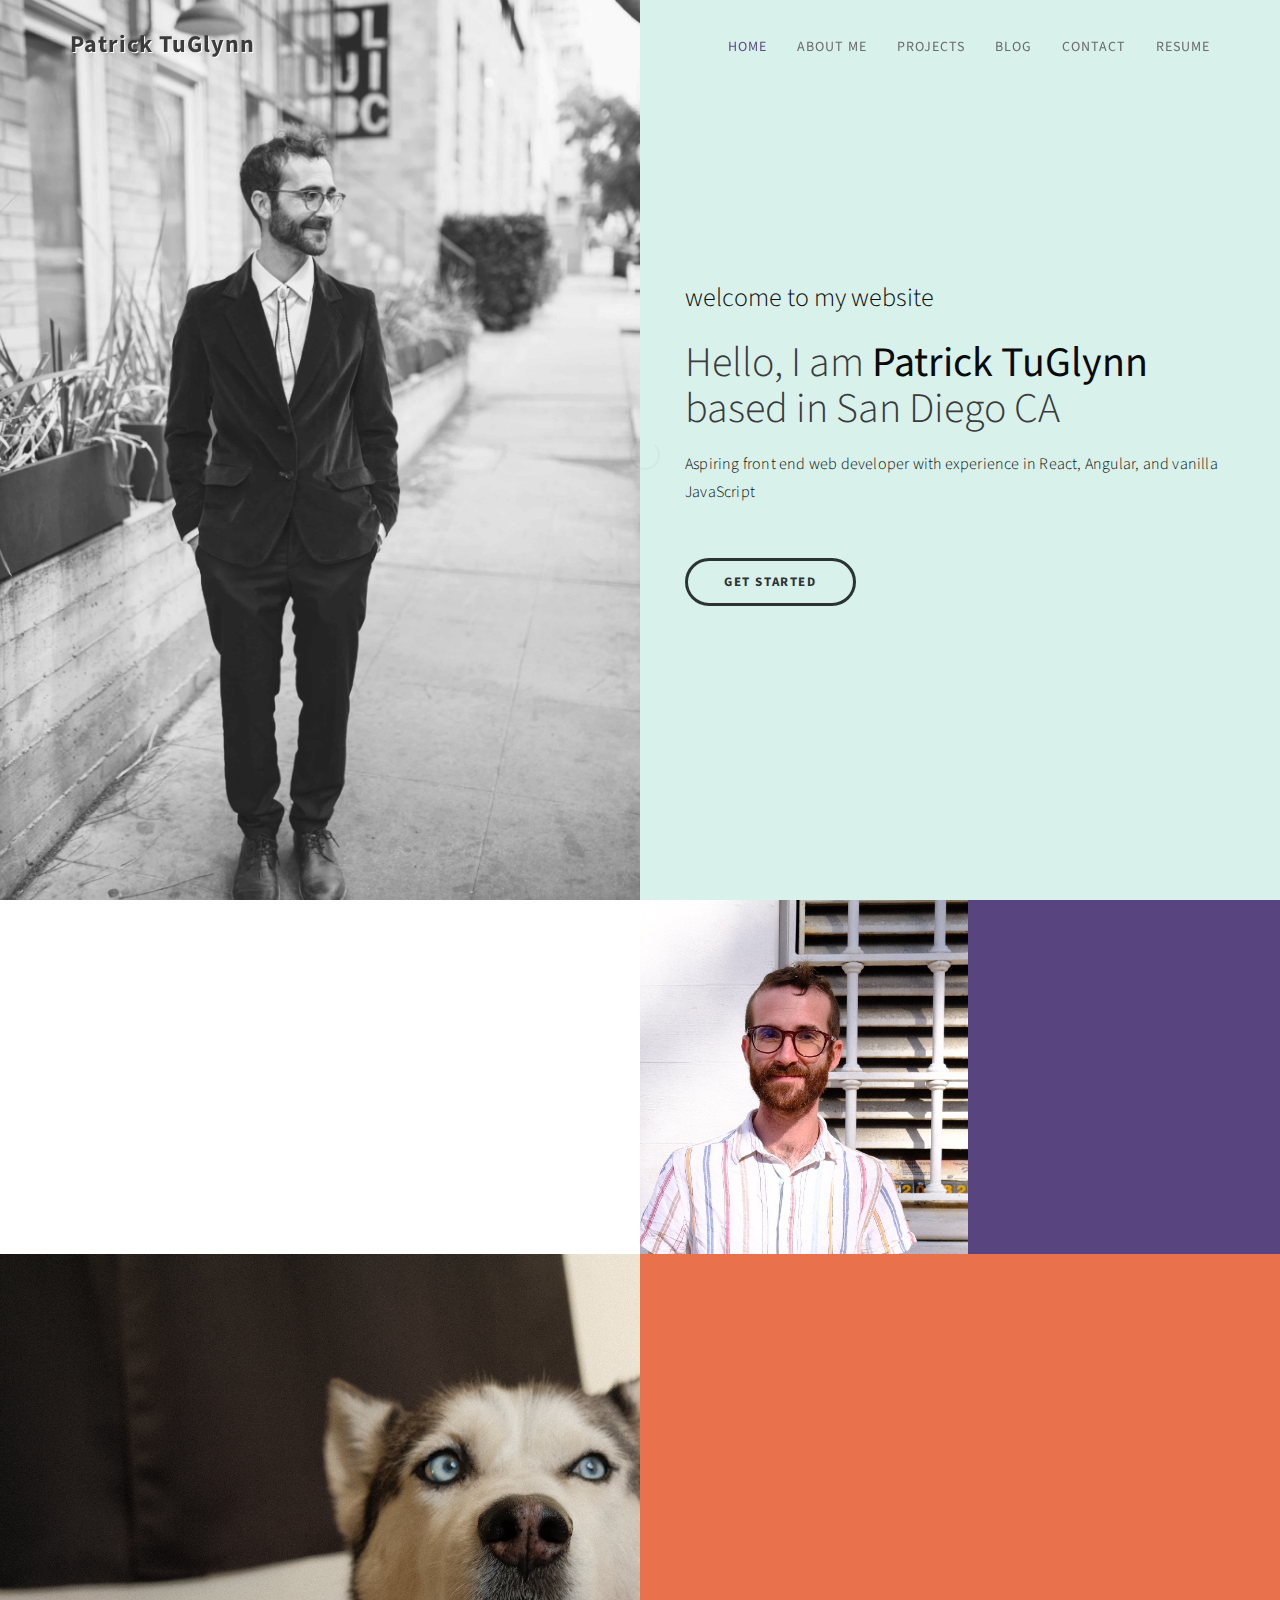
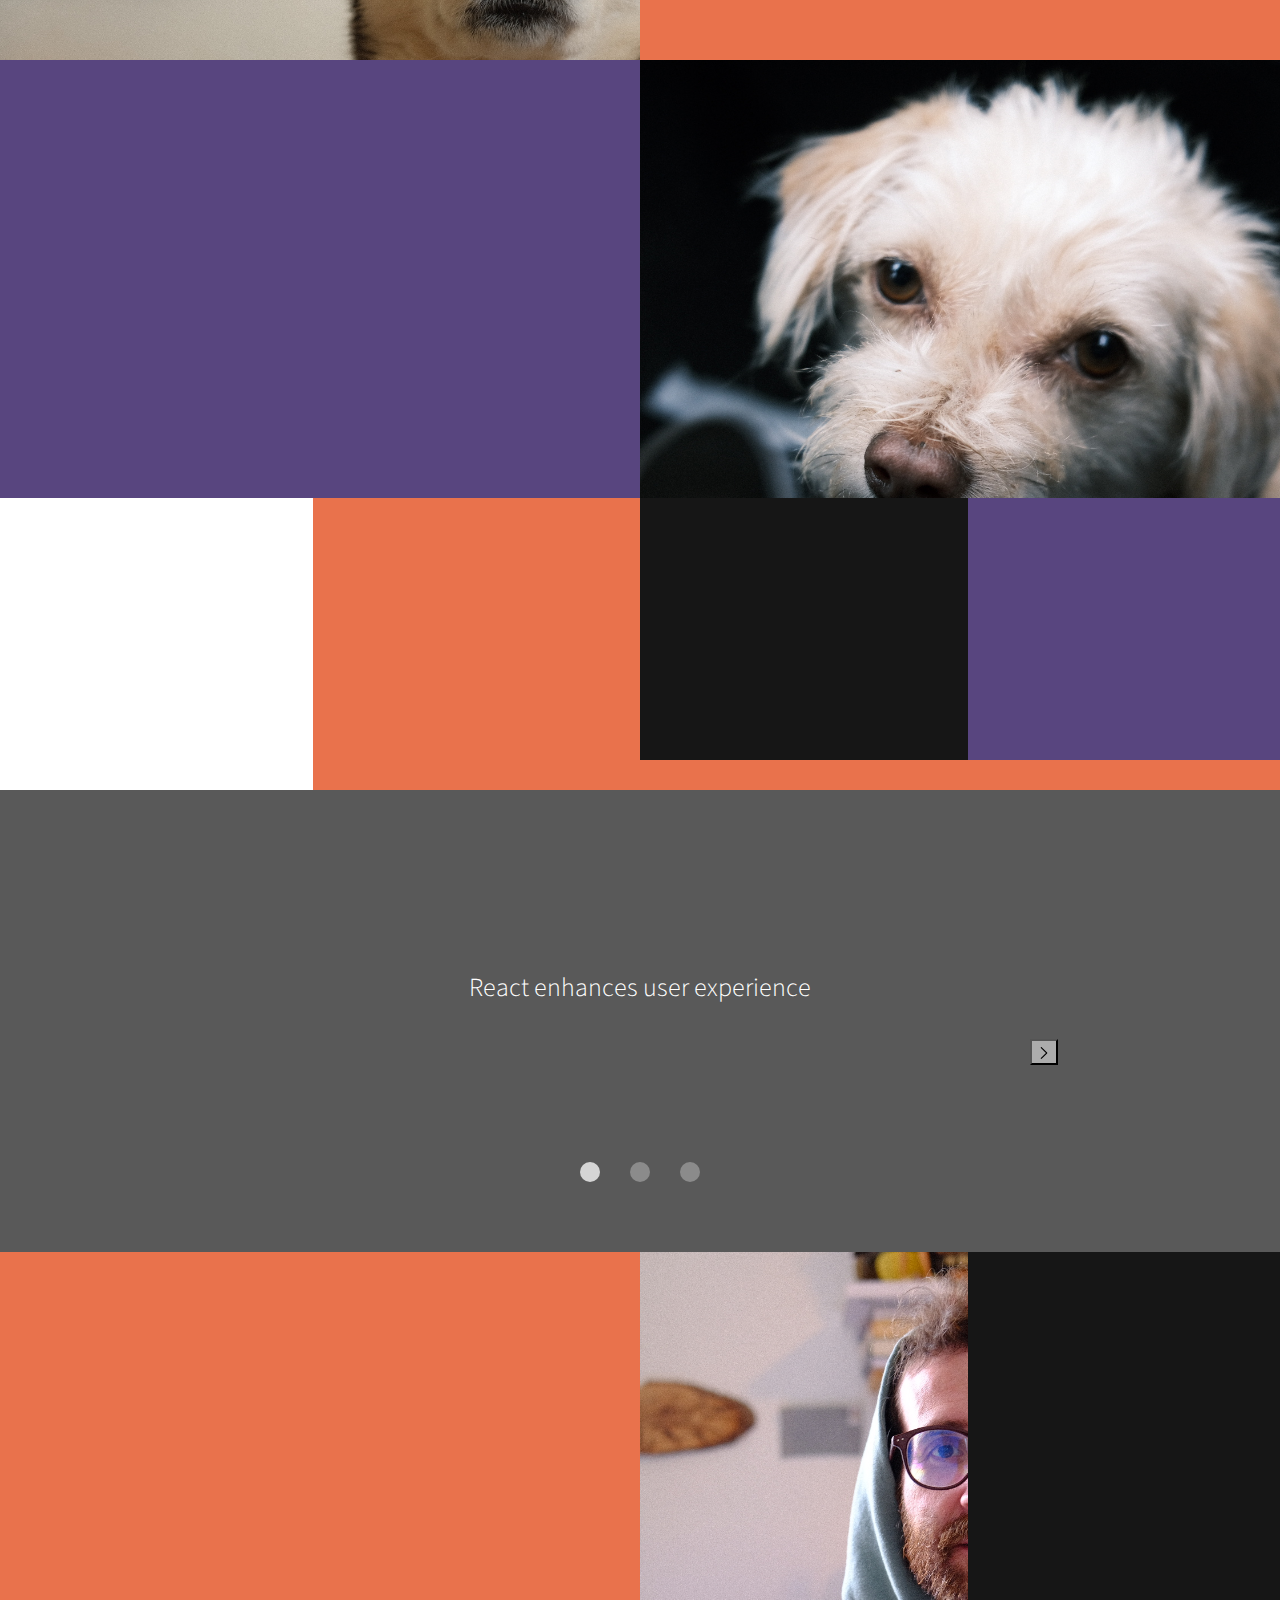
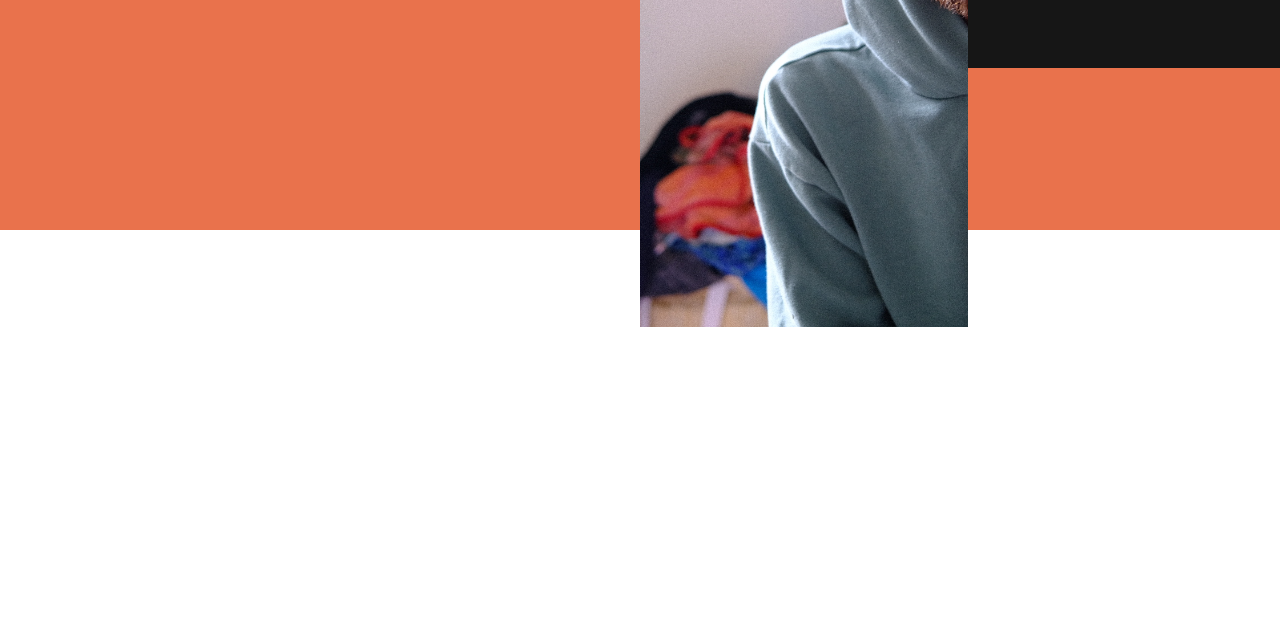
<file: index.html>
<!DOCTYPE html>
<html lang="en">
<head>

<meta charset="UTF-8">
<meta http-equiv="X-UA-Compatible" content="IE=Edge">
<meta name="description" content="Patrick TuGlynn is a frontend web developer that loves to work with React">
<meta name="keywords" content="React, frontend, front end, JavaScript, HTML5, CSS3">
<meta name="author" content="templatemo">
<meta name="viewport" content="width=device-width, initial-scale=1, maximum-scale=1">

<title>Patrick TuGlynn | Front End Developer</title>
<!--
Stimulus Template
http://www.templatemo.com/tm-498-stimulus
-->
<link rel="stylesheet" href="css/bootstrap.min.css">
<link rel="stylesheet" href="css/animate.css">
<link rel="stylesheet" href="css/font-awesome.min.css">
<link rel="stylesheet" href="css/templatemo-style.css">
<link rel="stylesheet" href="css/custom.css">
<link rel="icon" type="image/x-icon" href="images/favicon.ico">

<link href="https://fonts.googleapis.com/css?family=Source+Sans+Pro:300,400,700" rel="stylesheet">
<!-- Google tag (gtag.js) -->
<script async src="https://www.googletagmanager.com/gtag/js?id=G-KNGWYM1D85"></script>
<script>
  window.dataLayer = window.dataLayer || [];
  function gtag(){dataLayer.push(arguments);}
  gtag('js', new Date());

  gtag('config', 'G-KNGWYM1D85');
</script>
</head>
<body data-spy="scroll" data-target=".navbar-collapse" data-offset="50">

<!-- PRE LOADER -->

<div class="preloader">
     <div class="spinner">
          <span class="spinner-rotate"></span>
     </div>
</div>


<!-- Navigation Section -->

<div class="navbar navbar-fixed-top custom-navbar" role="navigation">
     <div class="container">

          <!-- navbar header -->
          <div class="navbar-header">
               <button class="navbar-toggle" data-toggle="collapse" data-target=".navbar-collapse">
                    <span class="icon icon-bar"></span>
                    <span class="icon icon-bar"></span>
                    <span class="icon icon-bar"></span>
               </button>
               <a href="#" class="navbar-brand">Patrick TuGlynn</a>
          </div>

          <div class="collapse navbar-collapse">
               <ul class="nav navbar-nav navbar-right">
                    <li><a href="#home" class="smoothScroll">Home</a></li>
                    <li><a href="#about" class="smoothScroll">About Me</a></li>
                    <li><a href="#projects" class="smoothScroll">Projects</a></li>
                    <li><a href="#blog" class="smoothScroll">Blog</a></li>
                    <li><a href="#contact" class="smoothScroll">Contact</a></li>
                    <li><a href="download.php">Resume</a></li>
                    <!-- <li><a href="./blog.html">Blog</a></li> -->
               </ul>
          </div>

     </div>
</div>


<!-- Home Section -->

<section id="home" class="parallax-section">
     <div class="container">
          <div class="row">

               <div class="col-md-6 col-sm-6">
                    <div class="home-img"></div>
               </div>

               <div class="col-md-6 col-sm-6">
                    <div class="home-thumb">
                         <div class="section-title">
                              <h4 class="wow fadeInUp color-black" data-wow-delay="0.1s">welcome to my website</h4>
                              <h1 class="wow fadeInUp" data-wow-delay="0.4s">Hello, I am <strong class="color-black">Patrick TuGlynn</strong> based in San Diego CA</h1>
                              <p class="wow fadeInUp color-black" data-wow-delay="0.7s">Aspiring front end web developer with experience in React, Angular, and vanilla JavaScript </p>
                              
                              <a href="#about" class="wow fadeInUp smoothScroll section-btn btn btn-success" data-wow-delay="1s">Get Started</a>
                              
                         </div>
                    </div>
               </div>


          </div>
     </div>
</section>


<!-- About Section -->

<section id="about" class="parallax-section">
     <div class="container">
          <div class="row">

               <div class="col-md-6 col-sm-12">
                    <div class="about-thumb">
                         <div class="wow fadeInUp section-title" data-wow-delay="0.2s">
                              <h2>About Pat</h2>
                              <p class="color-yellow">Musician, Developer, Husband, Husky tamer</p>
                         </div>
                         <div class="wow fadeInUp" data-wow-delay="0.6s">
                              <p class="color-black">
                                   I build upon where I came from and strive to grown and learn more. Continually pushing and searching for what to learn next, you can never know too much. I look for patterns and break them down. My love for music helps me process and reduce things. I like to keep things exciting and new to bring variety and to never miss out on what could be the next big thing.
                              </p>
                         </div>
                    </div>
               </div>

               <div class="col-md-3 col-sm-6">
                    <div class="background-image about-img"></div>
               </div>

               <div class="bg-yellow col-md-3 col-sm-6">
                    <div class="skill-thumb">
                         <div class="wow fadeInUp section-title color-white" data-wow-delay="1s">
                              <h2>My Focus</h2>
                              <p class="color-white">React . HTML5 CSS3 ES6 . Web Development</p>
                         </div>

                         <div class=" wow fadeInUp skills-thumb" data-wow-delay="1.3s">
                         <strong>React</strong>
                              <span class="color-white pull-right">60%</span>
                                   <div class="progress">
                                        <div class="progress-bar progress-bar-primary" role="progressbar" aria-valuenow="60" aria-valuemin="0" aria-valuemax="100" style="width: 60%;"></div>
                                   </div>

                         <strong>Front end development</strong>
                              <span class="color-white pull-right">70%</span>
                                   <div class="progress">
                                        <div class="progress-bar progress-bar-primary" role="progressbar" aria-valuenow="70" aria-valuemin="0" aria-valuemax="100" style="width: 70%;"></div>
                                   </div>

                         <strong>HTML5 & CSS3 ES6</strong>
                              <span class="color-white pull-right">80%</span>
                                   <div class="progress">
                                        <div class="progress-bar progress-bar-primary" role="progressbar" aria-valuenow="80" aria-valuemin="0" aria-valuemax="100" style="width: 80%;"></div>
                                   </div>
                         </div>

                    </div>
               </div>

          </div>
     </div>
</section>



<!-- Experience Section -->

<section id="experience" class="parallax-section">
     <div class="container">
          <div class="row">

               <div class="col-md-6 col-sm-6">
                    <div class="background-image experience-img"></div>
               </div>

               <div class="col-md-6 col-sm-6">
                    <div class="color-white experience-thumb">
                         <div class="wow fadeInUp section-title" data-wow-delay="0.6s">
                              <h3>My Experiences</h3>
                              <p>Previous companies and my tasks</p>
                         </div>

                         <div class="wow fadeInUp color-white media" data-wow-delay=".8s">
                              <div class="media-object media-left">
                                   <i class="fa fa-laptop"></i>
                              </div>
                              <div class="media-body">
                                   <h4 class="media-heading">Music Pillars | Administrative Assistant <small>22 Sep - 23 May</small></h4>
                                   <p class="color-white">Data entry, website maintenance, IT</p>
                              </div>
                         </div>

                         <div class="wow fadeInUp color-white media" data-wow-delay="1.3s">
                              <div class="media-object media-left">
                                   <i class="fa fa-laptop"></i>
                              </div>
                              <div class="media-body">
                                   <h4 class="media-heading">Raise the Barr | Web Developer <small>22 Nov - 23 Jun</small></h4>
                                   <p class="color-white">Redesigning and maintaining website</p>
                              </div>
                         </div>

                    </div>
               </div>

          </div>
     </div>
</section>


<!-- Education Section -->

<section id="education" class="parallax-section">
     <div class="container">
          <div class="row">

               <div class="col-md-6 col-sm-6">
                    <div class="color-white education-thumb">
                         <div class="wow fadeInUp section-title" data-wow-delay="0.6s">
                              <h3>My Education</h3>
                              <p class="color-white">continually learning</p>
                         </div>

                         <div class="wow fadeInUp color-white media" data-wow-delay="1s">
                              <div class="media-object media-left">
                                   <i class="fa fa-laptop"></i>
                              </div>
                              <div class="media-body">
                                   <h4 class="media-heading">UCSD Extension Fullstack Bootcamp<small><br>Mar 22 - Sep 22</small></h4>
                                   <p class="color-white">Fullstack crash course covering the basics all the way to MERN stack</p>
                              </div>
                         </div>

                         <div class="wow fadeInUp color-white media" data-wow-delay="1.3s">
                              <div class="media-object media-left">
                                   <i class="fa fa-laptop"></i>
                              </div>
                              <div class="media-body">
                                   <h4 class="media-heading">Mesa College Web Development Program<small><br>Summer 23 - Present</small></h4>
                                   <p class="color-white">Working on earning an Associates degree in Web Development</p>
                              </div>
                         </div>

                    </div>
               </div>

               <div class="col-md-6 col-sm-6">
                    <div class="background-image education-img"></div>
               </div>

          </div>
     </div>
</section>

<!-- Projects Section -->

<section id="projects" class="parallax-section">
     <div class="container">
          <h3 class="sr-only">Projects</h3>
          <div class="row">

               <div class="bg-white col-md-3 col-sm-6">
                    <div class="wow fadeInUp service-thumb" data-wow-delay="0.6s">
                         <!-- <i class="fa fa-desktop"></i> -->
                              <h4><a class="dark-link" href="/projects/weather-thought.html">Weather Thought Blog</a></h4>
                              <p class="color-black">
                                   A React powered blog with a widget<br>
                                   <small>technologies</small><br>
                                   React | Firebase
                              </p>
                    </div>
               </div>

               <div class="col-md-3 col-sm-6">
                    <div class="wow fadeInUp color-white service-thumb" data-wow-delay="1s">
                         <!-- <i class="fa fa-paper-plane"></i> -->
                              <h4><a href="./projects/star-search.html" class="dark-link">Star Search</a></h4>
                              <p class="color-white">
                                   Angular run Star Wars search engine
                                   <br><small>Technologies</small><br>
                                   TypeScript | Angular | SWAPI
                              </p>
                    </div>
               </div>

               <div class="bg-dark col-md-3 col-sm-6">
                    <div class="wow fadeInUp color-white service-thumb" data-wow-delay="1.3s">
                         <!-- <i class="fa fa-table"></i> -->
                              <h4><a href="./projects/local-stoarge.html">Local Storage To-Do List</a></h4>
                              <p class="color-white">
                                   To-do list with persistent data
                                   <br><small>Technologies</small><br>
                                   JavaScript | Local Storage
                              </p>
                    </div>
               </div>

               <div class="bg-yellow col-md-3 col-sm-6">
                    <div class="wow fadeInUp color-white service-thumb" data-wow-delay="1.5s">
                         <!-- <i class="fa fa-html5"></i> -->
                              <h4><a href="./projects/burauza.html">Burauza No Akachan</a></h4>
                              <p class="color-white">
                                   Virtual Pet Game
                                   <br><small>Technologies</small><br>
                                   NES.css | Kanye.rest | Moment.js
                              </p>
                    </div>
               </div>

          </div>
     </div>
</section>

<!-- Blog Section -->

<section id="blog" class="parallax-section">
     <div class="overlay"></div>
     <div class="container">
          <div class="row">

               <div class="col-md-offset-1 col-md-10 col-sm-12">
                    <h2 class="wow fadeInUp" data-wow-delay="0.2s">Thoughts outside of my head</h2>
                    <div class="carousel">
                         <button class="carousel__button carousel__button--left is-hidden">
                             <img src="images/left-arrow-backup-2-svgrepo-com.svg" alt="Left arrow">
                             <span class="sr-only">Previous Slide</span>
                         </button>
                         <div class="carousel__track-container">
                             <ul class="carousel__track">
                                 <li class="carousel__slide current-slide">
                                     <h3 class=" carousel__item">
                                        React enhances user experience
                                        <p class="wow fadeInUp color-white">Reacts virtual DOM brings so much to the table when it comes to user experience. Pages that are constantly loading create small shifts and slight gaps in visuals that can be an eyesore for users in this day and age. Utilizing modules by creating components, keeps code easy to maintain, and possibilities endless.</p>
                                   </h3>


                                 </li>
                                 <li class="carousel__slide">
                                     <h3 class="carousel__item">
                                        Why PHP?
                                        <p class="color-white">Why is PHP so important? Because of accessability and support. PHP is free for everyone to use, and it has been around for so long, it is supported virtually everywhere.</p>
                                   </h3>
                                 </li>
                                 <li class="carousel__slide">
                                     <h3 class="carousel__item">
                                        Sound moves me
                                        <p class="color-white">Music sets the tone for life. Music is organized sound, or sound that can be recognized. Anything can be music, the more we listen to abstract things, the more our brain begins to recognized the irregular patterns and starts making sense of them. The more music you listen to, the more sounds you can process. It also matters how you listen. Two people can hear the same song and actually hear it differently.</p>
                                   </h3>
                                 </li>
                             </ul>
                         </div>
                         <button class="carousel__button carousel__button--right">
                             <img src="images/right-arrow.svg" alt="Right Arrow">
                             <span class="sr-only">Next Slide</span>
                         </button>
                    
                         <div class="carousel__nav">
                             <button class="carousel__indicator current-slide"><span class="sr-only">Slide 1</span></button>
                             <button class="carousel__indicator"><span class="sr-only">Slide 2</span></button>
                             <button class="carousel__indicator"><span class="sr-only">Slide 3</span></button>
                         </div>
                     </div>

               </div>

          </div>
     </div>
</section>


<!-- Contact Section -->

<section id="contact" class="parallax-section">
     <div class="container">
          <div class="row">

               <div class="col-md-6 col-sm-12">
                    <div class="contact-form">
                         <div class="wow fadeInUp section-title" data-wow-delay="0.2s">
                              <h4 class="color-white">Say hello..</h4>
                              <p class="color-white">Reach out if you want to talk about development, music, or huskies!</p>
                         </div>

                         <div id="contact-form">
                              <form action="send-email.php" method="post">
                                   <div class="wow fadeInUp" data-wow-delay=".5s">
                                        <label for="fullname"><span class="sr-only">Name</span><input name="fullname" type="text" class="form-control" id="fullname" placeholder="Your Name"></label>
                                   </div>
                                   <div class="wow fadeInUp" data-wow-delay=".8s">
                                        <label for="email"><span class="sr-only">Email</span><input name="email" type="email" class="form-control" id="email" placeholder="Your Email"></label>
                                   </div>
                                   <div class="wow fadeInUp" data-wow-delay="1s">
                                        <label for="message"><span class="sr-only">Message</span><textarea name="message" rows="5" class="form-control" id="message" placeholder="Write your message..."></textarea></label>
                                   </div>
                                   <div class="wow fadeInUp col-md-6 col-sm-8" data-wow-delay="1.2s">
                                        <label for="submit"><span class="sr-only">Submit</span><input name="submit" type="submit" class="form-control" id="submit" value="Send"></label>
                                   </div>
                              </form>
                         </div>

                    </div>
               </div>

               <div class="col-md-3 col-sm-6">
                    <div class="background-image contact-img"></div>
               </div>

               <div class="bg-dark col-md-3 col-sm-6">
                    <div class="contact-thumb">
                         <div class="wow fadeInUp contact-info" data-wow-delay="0.4s">
                              <h3 class="color-white">My office is on broadband street</h3>
                              <p>Catch me on the web how bout dat?</p>
                         </div>

                         <div class="wow fadeInUp contact-info" data-wow-delay="0.6s">
                              <h3 class="color-white">Contact.</h3>
                              <p><i class="fa fa-phone"></i><a href="https://www.youtube.com/watch?v=6WTdTwcmxyo" target="_blank">867-5309</a></p>
                              <p><i class="fa fa-envelope-o"></i> <a href="mailto:patrick@patricktuglynn.com">patrick@patricktuglynn.com</a></p>
                              <p><i class="fa fa-paper-plane"></i><a href="download.php">Resume</a></p>

                         </div>

                    </div>
               </div>

          </div>
     </div>
</section>


<!-- Footer Section -->

<footer>
	<div class="container">
		<div class="row">

               <div class="col-md-12 col-sm-12">
                    <div class="wow fadeInUp footer-copyright" data-wow-delay=".8s">
                         <p class="color-black">Copyright &copy; 2024 Patrick TuGlynn
                    
                    | Design: <a href="http://www.google.com/+templatemo" class="dark-link" target="_parent">templatemo</a></p>
                    </div>
				<ul class="wow fadeInUp social-icon" data-wow-delay="1.2s">
                         <li><a href="https://github.com/tuglynn" target="_blank" class="fa fa-github"><span class="sr-only">Github</span></a></li>
                         <li><a href="https://www.linkedin.com/in/patrick-tuglynn/" target="_blank" class="fa fa-linkedin"><span class="sr-only">LinkedIn</span></a></li>
                         <li><a href="https://codepen.io/tuglynn" target="_blank" class="fa fa-codepen"><span class="sr-only">Code Pen</span></a></li>
                    </ul>
               </div>
			
		</div>
	</div>
</footer>

<!-- SCRIPTS -->

<script src="js/jquery.js"></script>
<script src="js/bootstrap.min.js"></script>
<script src="js/jquery.parallax.js"></script>
<script src="js/smoothscroll.js"></script>
<script src="js/wow.min.js"></script>
<script src="js/custom.js"></script>
<script src="js/carousel.js"></script>
</body>
</html>
</file>
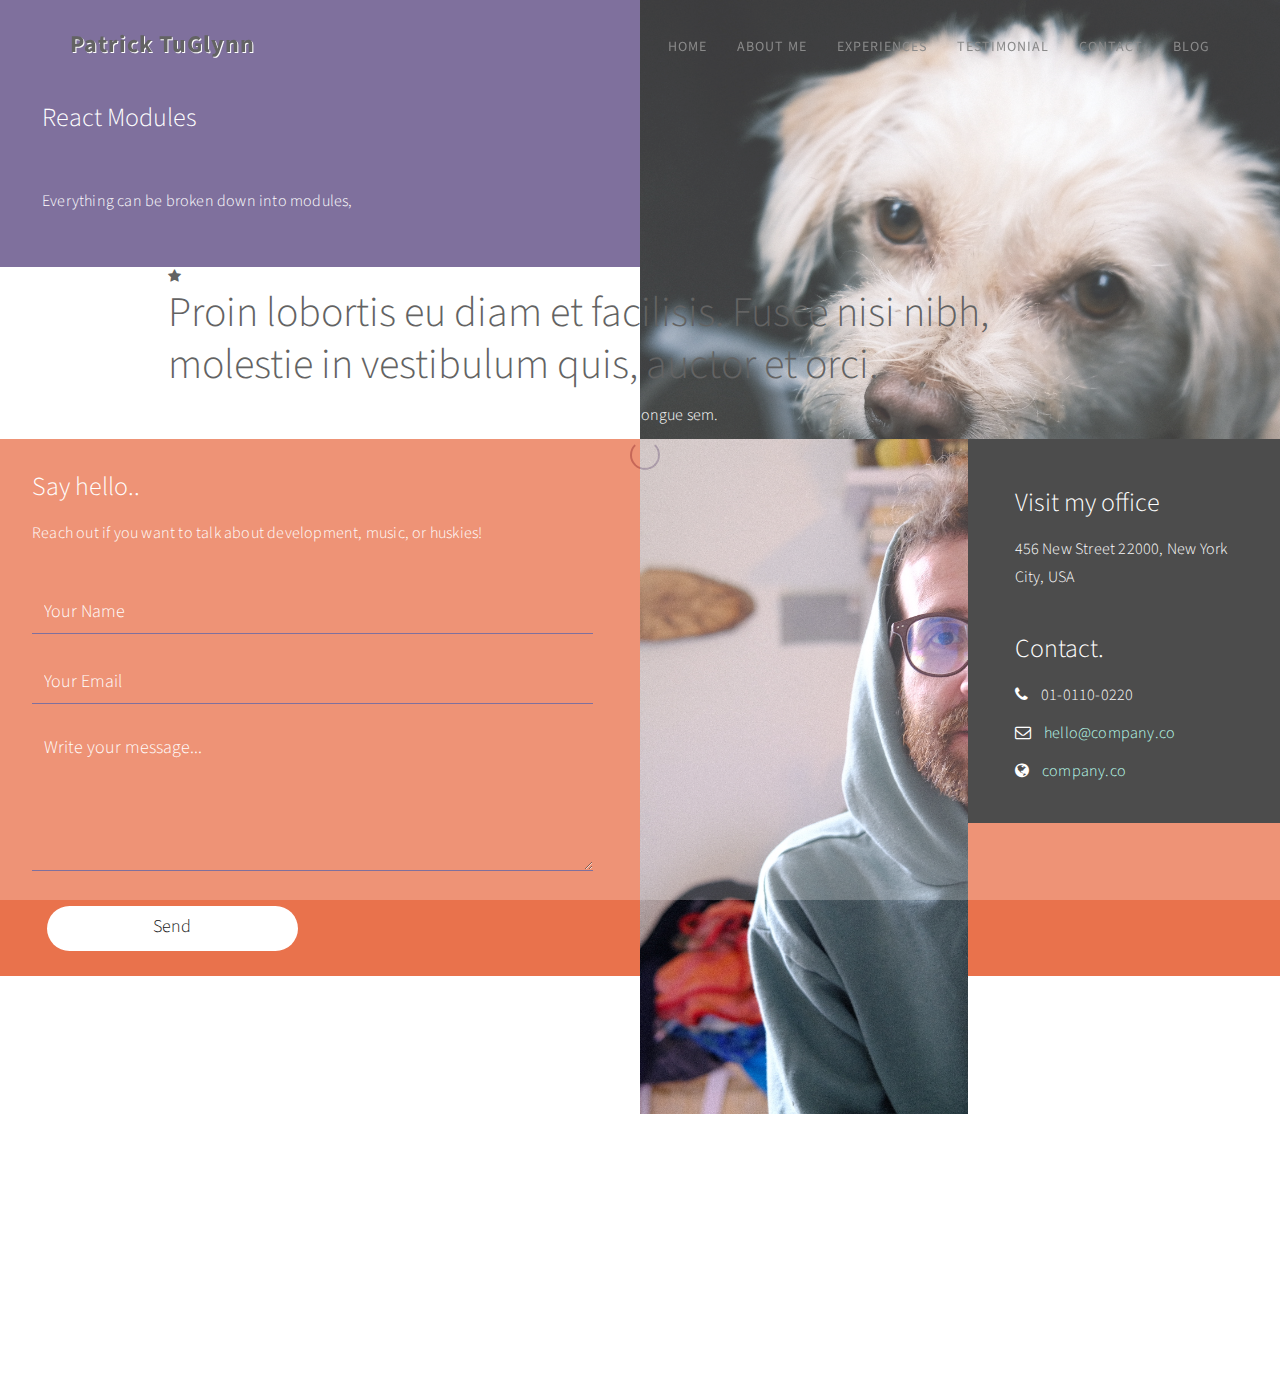
<file: blog.html>
<!DOCTYPE html>
<html lang="en">
<head>

<meta charset="UTF-8">
<meta http-equiv="X-UA-Compatible" content="IE=Edge">
<meta name="description" content="Patrick is an aspiring front end web developer">
<meta name="keywords" content="">
<meta name="author" content="templatemo">
<meta name="viewport" content="width=device-width, initial-scale=1, maximum-scale=1">

<title>Patrick TuGlynn | Front End Developer</title>
<!--
Stimulus Template
http://www.templatemo.com/tm-498-stimulus
-->
<link rel="stylesheet" href="css/bootstrap.min.css">
<link rel="stylesheet" href="css/animate.css">
<link rel="stylesheet" href="css/font-awesome.min.css">
<link rel="stylesheet" href="css/templatemo-style.css">

<link href="https://fonts.googleapis.com/css?family=Source+Sans+Pro:300,400,700" rel="stylesheet">

</head>
<body data-spy="scroll" data-target=".navbar-collapse" data-offset="50">


<!-- PRE LOADER -->

<div class="preloader">
     <div class="spinner">
          <span class="spinner-rotate"></span>
     </div>
</div>


<!-- Navigation Section -->

<div class="navbar navbar-fixed-top custom-navbar" role="navigation">
     <div class="container">

          <!-- navbar header -->
          <div class="navbar-header">
               <button class="navbar-toggle" data-toggle="collapse" data-target=".navbar-collapse">
                    <span class="icon icon-bar"></span>
                    <span class="icon icon-bar"></span>
                    <span class="icon icon-bar"></span>
               </button>
               <a href="#" class="navbar-brand">Patrick TuGlynn</a>
          </div>

          <div class="collapse navbar-collapse">
               <ul class="nav navbar-nav navbar-right">
                    <li><a href="/index.html#home" class="smoothScroll">Home</a></li>
                    <li><a href="/index.html#about" class="smoothScroll">About Me</a></li>
                    <li><a href="/index.html#experience" class="smoothScroll">Experiences</a></li>
                    <li><a href="/index.html#quotes" class="smoothScroll">Testimonial</a></li>
                    <li><a href="/index#contact" class="smoothScroll">Contact</a></li>
                    <li><a href="./blog.html">Blog</a></li>
               </ul>
          </div>

     </div>
</div>

<!-- Blog Section -->
<!-- solid color right side under name | bright photo behind nav bar -->
<!-- Newest blog post -->
<!-- Next blog post -->

<section id="education" class="parallax-section">
     <div class="container">
          <div class="row">

               <div class="col-md-6 col-sm-6">
                    <div class="color-white education-thumb">
                         <div class="wow fadeInUp section-title" data-wow-delay="0.8s">
                              <span><br><br><br></span>
                              <h3><a href="#" class="color-white">React Modules</a></h3>
                         </div>

                         <div class="wow fadeInUp color-white media" data-wow-delay="1.2s">
                              <p class="color-white">Everything can be broken down into modules,</p>
                         </div>

                    </div>
               </div>

               <div class="col-md-6 col-sm-6">
                    <div class="background-image education-img"></div>
               </div>

          </div>
     </div>
</section>


<!-- Quotes Section -->

<section id="quotes" class="parallax-section">
     <div class="overlay"></div>
     <div class="container">
          <div class="row">

               <div class="col-md-offset-1 col-md-10 col-sm-12">
                    <i class="wow fadeInUp fa fa-star" data-wow-delay="0.6s"></i>
                    <h2 class="wow fadeInUp" data-wow-delay="0.8s">Proin lobortis eu diam et facilisis. Fusce nisi nibh, molestie in vestibulum quis, auctor et orci.</h2>
                    <p class="wow fadeInUp" data-wow-delay="1s">Curabitur at pulvinar ante. Duis dui urna, faucibus eget felis eu, iaculis congue sem.</p>
               </div>

          </div>
     </div>
</section>


<!-- Contact Section -->

<section id="contact" class="parallax-section">
     <div class="container">
          <div class="row">

               <div class="col-md-6 col-sm-12">
                    <div class="contact-form">
                         <div class="wow fadeInUp section-title" data-wow-delay="0.2s">
                              <h4 class="color-white">Say hello..</h4>
                              <p class="color-white">Reach out if you want to talk about development, music, or huskies!</p>
                         </div>

                         <div id="contact-form">
                              <form action="#template-mo" method="post">
                                   <div class="wow fadeInUp" data-wow-delay="1s">
                                        <input name="fullname" type="text" class="form-control" id="fullname" placeholder="Your Name">
                                   </div>
                                   <div class="wow fadeInUp" data-wow-delay="1.2s">
                                        <input name="email" type="email" class="form-control" id="email" placeholder="Your Email">
                                   </div>
                                   <div class="wow fadeInUp" data-wow-delay="1.4s">
                                        <textarea name="message" rows="5" class="form-control" id="message" placeholder="Write your message..."></textarea>
                                   </div>
                                   <div class="wow fadeInUp col-md-6 col-sm-8" data-wow-delay="1.6s">
                                        <input name="submit" type="submit" class="form-control" id="submit" value="Send">
                                   </div>
                              </form>
                         </div>

                    </div>
               </div>

               <div class="col-md-3 col-sm-6">
                    <div class="background-image contact-img"></div>
               </div>

               <div class="bg-dark col-md-3 col-sm-6">
                    <div class="contact-thumb">
                         <div class="wow fadeInUp contact-info" data-wow-delay="0.6s">
                              <h3 class="color-white">Visit my office</h3>
                              <p>456 New Street 22000, New York City, USA</p>
                         </div>

                         <div class="wow fadeInUp contact-info" data-wow-delay="0.8s">
                              <h3 class="color-white">Contact.</h3>
                              <p><i class="fa fa-phone"></i> 01-0110-0220</p>
                              <p><i class="fa fa-envelope-o"></i> <a href="mailto:hello@company.co">hello@company.co</a></p>
                              <p><i class="fa fa-globe"></i> <a href="#">company.co</a></p>
                         </div>

                    </div>
               </div>

          </div>
     </div>
</section>


<!-- Footer Section -->

<footer>
	<div class="container">
		<div class="row">

               <div class="col-md-12 col-sm-12">
                    <div class="wow fadeInUp footer-copyright" data-wow-delay="1.8s">
                         <p>Copyright &copy; 2016 Your Company
                    
                    | Design: <a href="http://www.google.com/+templatemo" target="_parent">templatemo</a></p>
                    </div>
				<ul class="wow fadeInUp social-icon" data-wow-delay="2s">
                         <li><a href="#" class="fa fa-facebook"></a></li>
                         <li><a href="#" class="fa fa-twitter"></a></li>
                         <li><a href="#" class="fa fa-google-plus"></a></li>
                         <li><a href="#" class="fa fa-dribbble"></a></li>
                         <li><a href="#" class="fa fa-linkedin"></a></li>
                    </ul>
               </div>
			
		</div>
	</div>
</footer>

<!-- SCRIPTS -->

<script src="js/jquery.js"></script>
<script src="js/bootstrap.min.js"></script>
<script src="js/jquery.parallax.js"></script>
<script src="js/smoothscroll.js"></script>
<script src="js/wow.min.js"></script>
<script src="js/custom.js"></script>

</body>
</html>
</file>
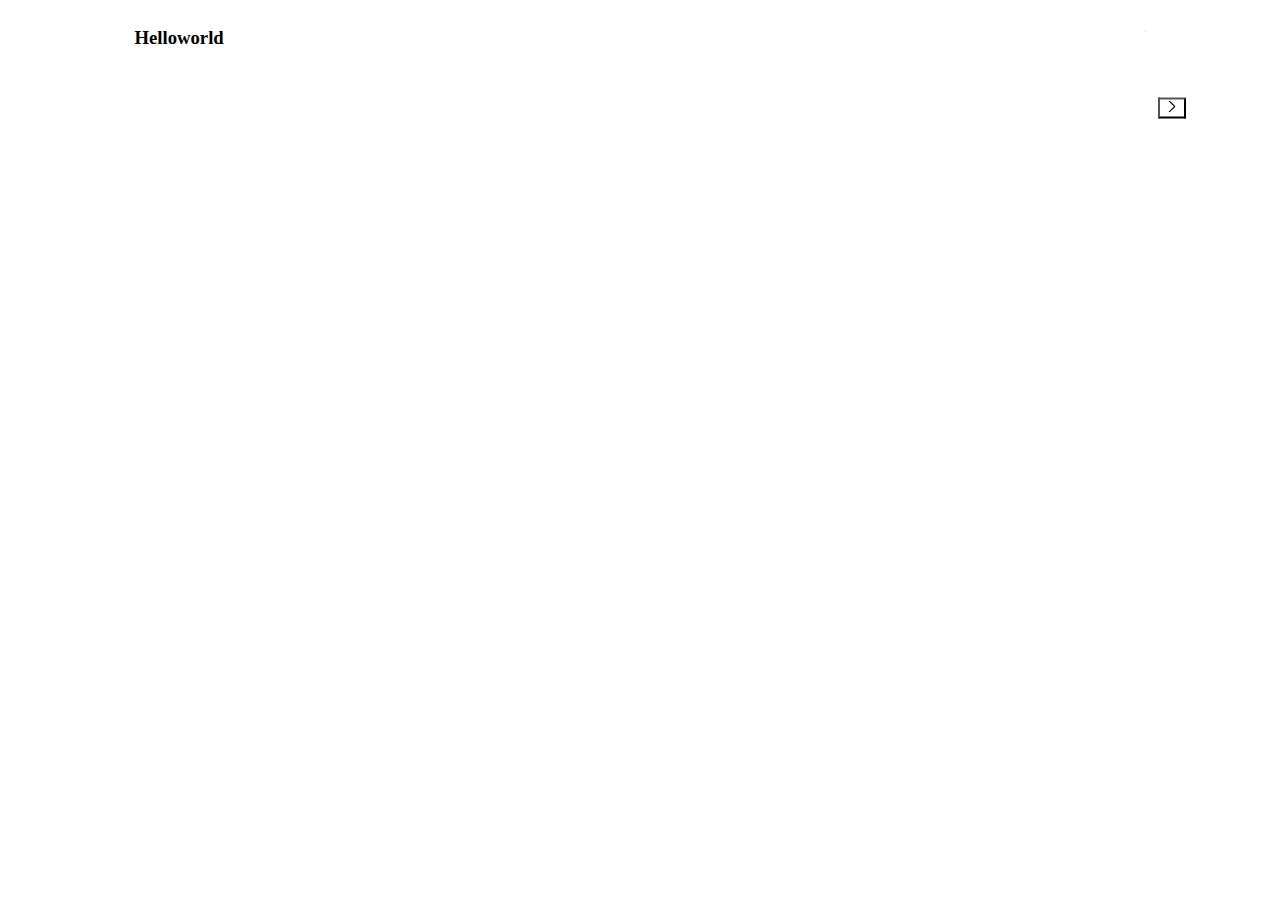
<file: carousel.html>
<!DOCTYPE html>
<html lang="en">
<head>
    <meta charset="UTF-8">
    <meta name="viewport" content="width=device-width, initial-scale=1.0">
    <title>Carousel</title>
    <link rel="stylesheet" href="css/carousel.css">
</head>
<body>
    <div class="carousel">
        <button class="carousel__button carousel__button--left is-hidden">
            <img src="images/left-arrow-backup-2-svgrepo-com.svg" alt="">
        </button>
        <div class="carousel__track-container">
            <ul class="carousel__track">
                <li class="carousel__slide current-slide">
                    <h3 class="carousel__item">Helloworld</h3>
                </li>
                <li class="carousel__slide">
                    <h3 class="carousel__item">World Hi</h3>
                </li>
                <li class="carousel__slide">
                    <h3 class="carousel__item">Work HAY</h3>
                </li>
            </ul>
        </div>
        <button class="carousel__button carousel__button--right">
            <img src="images/right-arrow.svg" alt="">
        </button>

        <div class="carousel__nav">
            <button class="carousel__indicator current-slide"></button>
            <button class="carousel__indicator"></button>
            <button class="carousel__indicator"></button>
        </div>
    </div>
    <script src="./js/carousel.js"></script>
</body>
</html>
</file>
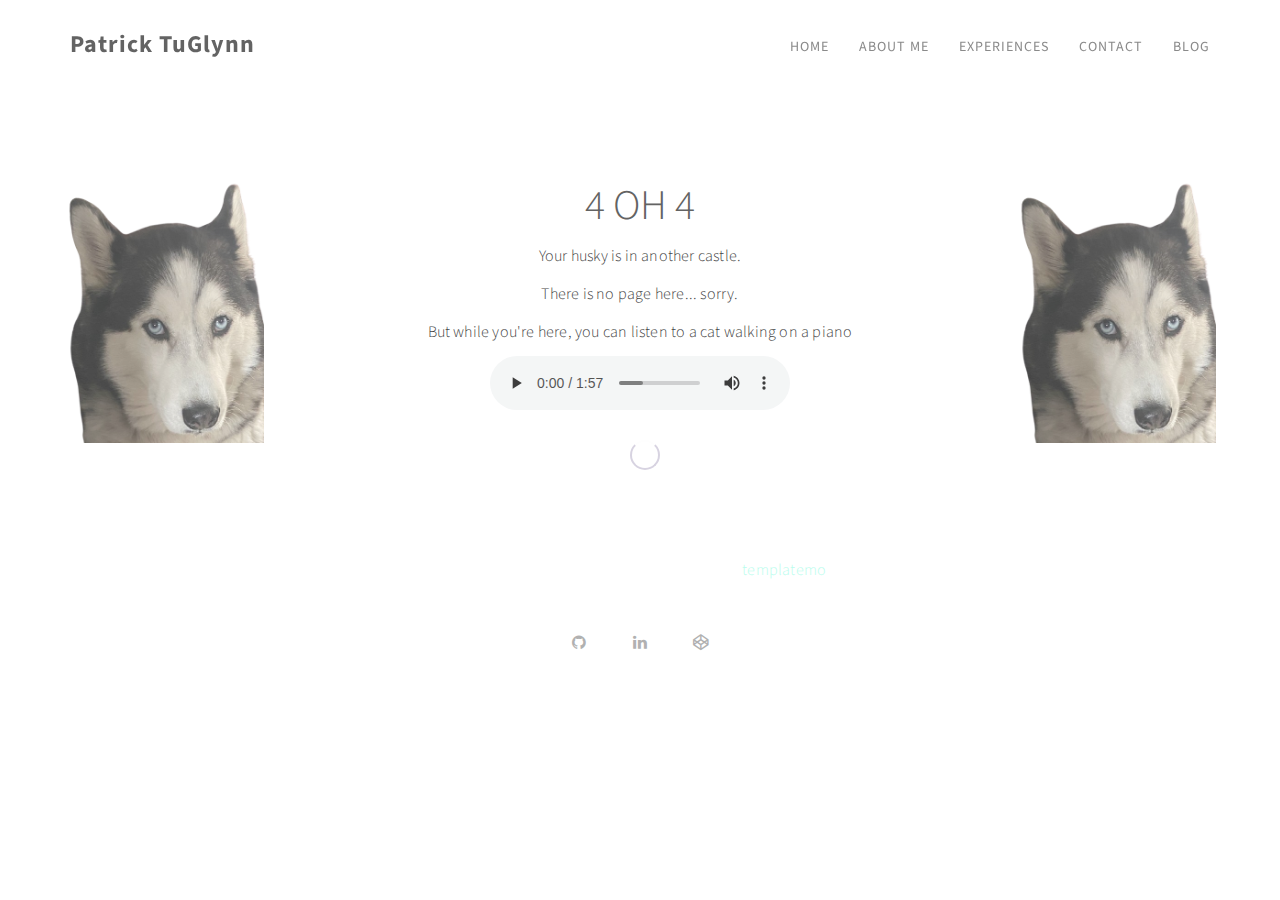
<file: error_404.html>
<!DOCTYPE html>
<html lang="en">
<head>

<meta charset="UTF-8">
<meta http-equiv="X-UA-Compatible" content="IE=Edge">
<meta name="description" content="Patrick is an aspiring front end web developer">
<meta name="keywords" content="">
<meta name="author" content="templatemo">
<meta name="viewport" content="width=device-width, initial-scale=1, maximum-scale=1">

<title>Patrick TuGlynn | Front End Developer</title>
<!--
Stimulus Template
http://www.templatemo.com/tm-498-stimulus
-->
<link rel="stylesheet" href="css/bootstrap.min.css">
<link rel="stylesheet" href="css/animate.css">
<link rel="stylesheet" href="css/font-awesome.min.css">
<link rel="stylesheet" href="css/templatemo-style.css">
<link rel="stylesheet" href="css/custom.css">

<link href="https://fonts.googleapis.com/css?family=Source+Sans+Pro:300,400,700" rel="stylesheet">

</head>
<body data-spy="scroll" data-target=".navbar-collapse" data-offset="50">


<!-- PRE LOADER -->

<div class="preloader">
     <div class="spinner">
          <span class="spinner-rotate"></span>
     </div>
</div>


<!-- Navigation Section -->

<div class="navbar navbar-fixed-top custom-navbar" role="navigation">
     <div class="container">

          <!-- navbar header -->
          <div class="navbar-header">
               <button class="navbar-toggle" data-toggle="collapse" data-target=".navbar-collapse">
                    <span class="icon icon-bar"></span>
                    <span class="icon icon-bar"></span>
                    <span class="icon icon-bar"></span>
               </button>
               <a href="/" class="navbar-brand">Patrick TuGlynn</a>
          </div>

          <div class="collapse navbar-collapse">
               <ul class="nav navbar-nav navbar-right">
                    <li><a href="/">Home</a></li>
                    <li><a href="/#about">About Me</a></li>
                    <li><a href="/#experience">Experiences</a></li>
                    <li><a href="#contact">Contact</a></li>
                    <li><a href="/#blog">Blog</a></li>
               </ul>
          </div>

     </div>
</div>

<div class="spacer"></div>
<div class="dancing-dog">
     <img class="husk head--left" src="./images/husk-head.png" alt="">
     <img class="husk head--right" src="./images/husk-head.png" alt="">

</div>
<div class="container error-message">

<h2>4 OH 4</h2>

<p class="color-black">Your husky is in another castle.</p>
<p class="color-black">There is no page here... sorry.</p>
<p class="color-black">But while you're here, you can listen to a cat walking on a piano</p>

<audio controls src="/audio/sketches.mp3"></audio>

</div>


<!-- Footer Section -->

<footer>
	<div class="container">
		<div class="row">

               <div class="col-md-12 col-sm-12">
                    <div class="wow fadeInUp footer-copyright" data-wow-delay="1.8s">
                         <p>Copyright &copy; 2024 Patrick TuGlynn
                    
                    | Design: <a href="http://www.google.com/+templatemo" target="_parent">templatemo</a></p>
                    </div>
				<ul class="wow fadeInUp social-icon" data-wow-delay="2s">
                         <li><a href="https://github.com/tuglynn" target="_blank" class="fa fa-github"></a></li>
                         <li><a href="https://www.linkedin.com/in/patrick-tu-glynn/" target="_blank" class="fa fa-linkedin"></a></li>
                         <li><a href="https://codepen.io/tuglynn" target="_blank" class="fa fa-codepen"></a></li>
                    </ul>
               </div>
			
		</div>
	</div>
</footer>

<!-- SCRIPTS -->

<script src="js/jquery.js"></script>
<script src="js/bootstrap.min.js"></script>
<script src="js/jquery.parallax.js"></script>
<script src="js/smoothscroll.js"></script>
<script src="js/wow.min.js"></script>
<script src="js/custom.js"></script>

</body>
</html>
</file>
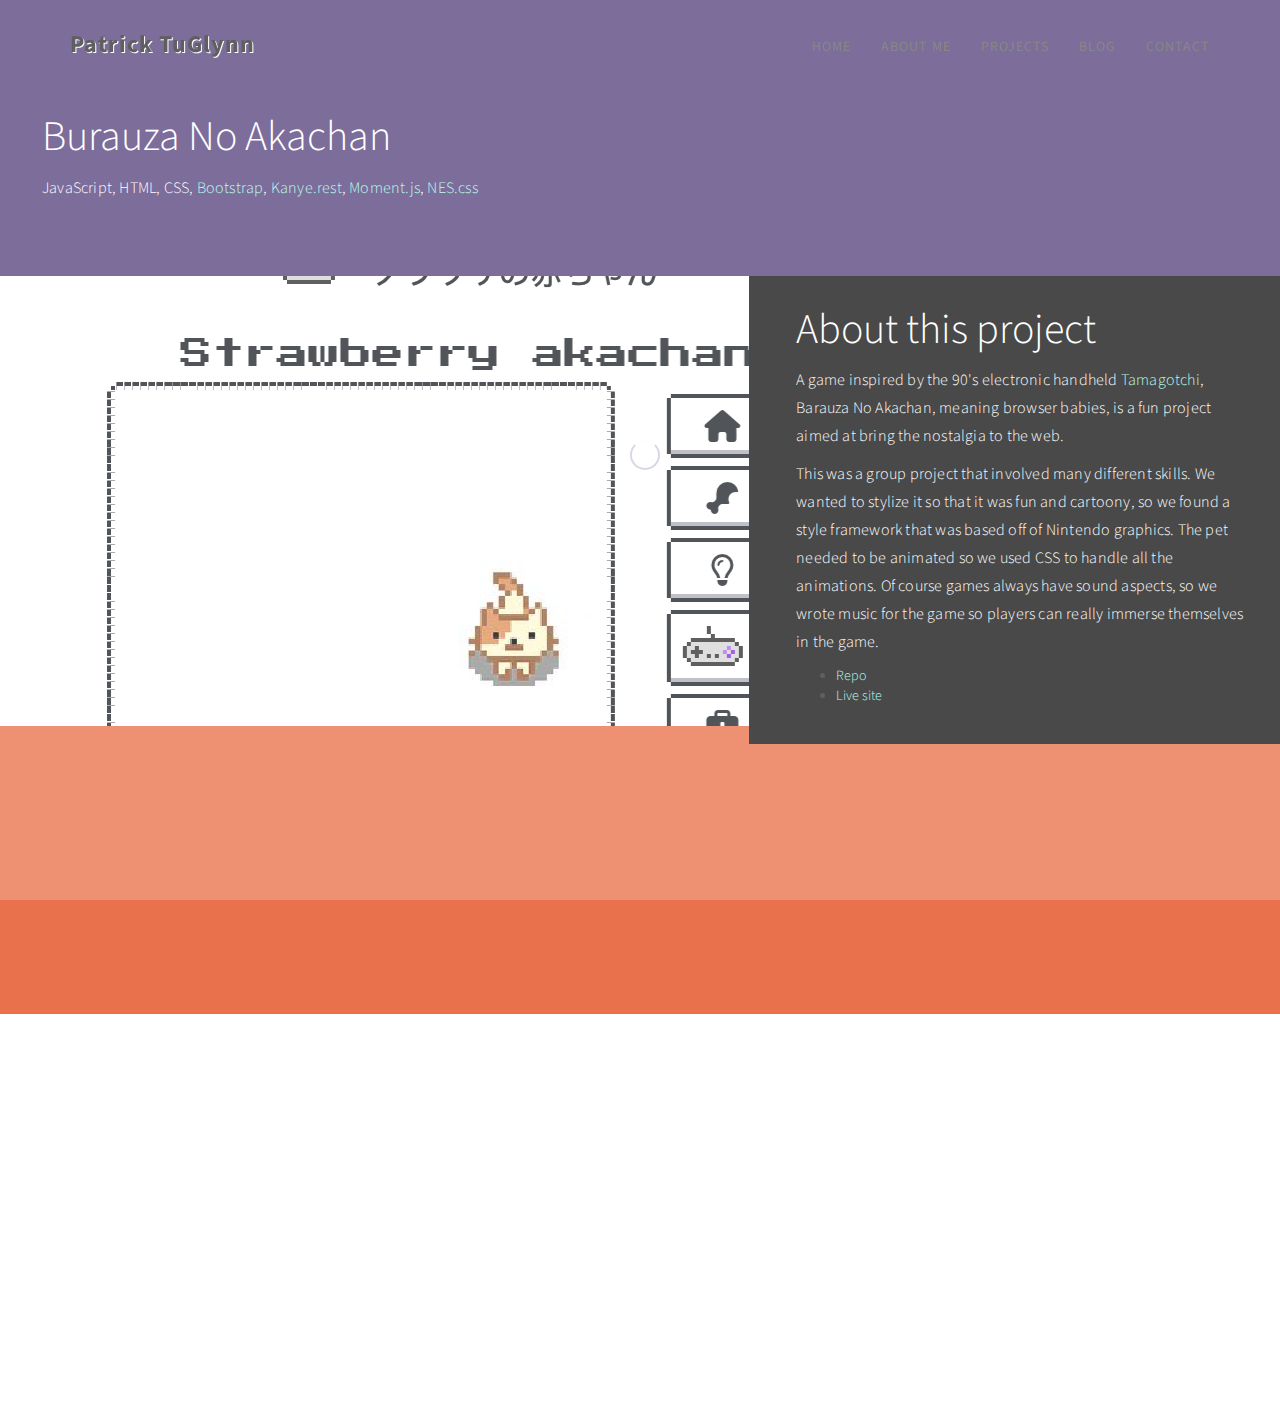
<file: projects/burauza.html>
<!DOCTYPE html>
<html lang="en">
<head>

<meta charset="UTF-8">
<meta http-equiv="X-UA-Compatible" content="IE=Edge">
<meta name="description" content="A React powered blog with a weather widget that utilizes OpenWeather API">
<meta name="keywords" content="React, Firebase, front end, OpenWeather, API, blog">
<meta name="author" content="templatemo">
<meta name="viewport" content="width=device-width, initial-scale=1, maximum-scale=1">

<title>Patrick TuGlynn | Burauza No Akachan</title>
<!--
Stimulus Template
http://www.templatemo.com/tm-498-stimulus
-->
<link rel="stylesheet" href="../css/bootstrap.min.css">
<link rel="stylesheet" href="../css/animate.css">
<link rel="stylesheet" href="../css/font-awesome.min.css">
<link rel="stylesheet" href="../css/templatemo-style.css">
<link rel="stylesheet" href="../css/custom.css">
<link rel="icon" type="image/x-icon" href="../images/favicon.ico">

<link href="https://fonts.googleapis.com/css?family=Source+Sans+Pro:300,400,700" rel="stylesheet">
<!-- Google tag (gtag.js) -->
<script async src="https://www.googletagmanager.com/gtag/js?id=G-KNGWYM1D85"></script>
<script>
  window.dataLayer = window.dataLayer || [];
  function gtag(){dataLayer.push(arguments);}
  gtag('js', new Date());

  gtag('config', 'G-KNGWYM1D85');
</script>
</head>
<body data-spy="scroll" data-target=".navbar-collapse" data-offset="50">

<!-- PRE LOADER -->

<div class="preloader">
     <div class="spinner">
          <span class="spinner-rotate"></span>
     </div>
</div>


<!-- Navigation Section -->

<div class="navbar navbar-fixed-top custom-navbar" role="navigation">
     <div class="container">

          <!-- navbar header -->
          <div class="navbar-header">
               <button class="navbar-toggle" data-toggle="collapse" data-target=".navbar-collapse">
                    <span class="icon icon-bar"></span>
                    <span class="icon icon-bar"></span>
                    <span class="icon icon-bar"></span>
               </button>
               <a href="../index.html" class="navbar-brand">Patrick TuGlynn</a>
          </div>

          <div class="collapse navbar-collapse">
               <ul class="nav navbar-nav navbar-right">
                    <li><a href="../index.html">Home</a></li>
                    <li><a href="../index.html#about">About Me</a></li>
                    <li><a href="../index.html#projects">Projects</a></li>
                    <li><a href="../index.html#blog">Blog</a></li>
                    <li><a href="../index.html#contact">Contact</a></li>
               </ul>
          </div>

     </div>
</div>


<!-- Home Section -->




<section id="education" class="parallax-section">
    <div class="single-page"></div>
     <div class="container">
          <div class="row">

               <div class="col-md-6 col-sm-6">
                    <div class="color-white education-thumb">
                         <div class="wow fadeInUp section-title" data-wow-delay="0.6s">
                              <h1>Burauza No Akachan</h1>
                              <p class="color-white">JavaScript, HTML, CSS, <a href="https://getbootstrap.com/" target="_blank">Bootstrap</a>, <a href="https://kanye.rest/" target="_blank">Kanye.rest</a>, <a href="https://momentjs.com/" target="_blank">Moment.js</a>, <a href="https://nostalgic-css.github.io/NES.css/">NES.css</a></p>
                         </div>
                    </div>
               </div>
          </div>
     </div>
</section>


<!-- About Project Section -->

<section id="contact" class="parallax-section">
     <div class="container">
          <div class="row">
               <div class="col-md-7 col-sm-6">
                    <div class="project-image mini-pet-pic"></div>
               </div>

               <div class="bg-dark col-md-5 col-sm-6">
                    <div class="contact-thumb">
                         <div class="wow fadeInUp contact-info" data-wow-delay="0.4s">
                            <h2 class="color-white">About this project</h2>
                            <p class="color-white">A game inspired by the 90's electronic handheld <a href="https://tamagotchi.com/" target="_blank">Tamagotchi</a>, Barauza No Akachan, meaning browser babies, is a fun project aimed at bring the nostalgia to the web.</p>
                            <p class="color-white">This was a group project that involved many different skills. We wanted to stylize it so that it was fun and cartoony, so we found a style framework that was based off of Nintendo graphics. The pet needed to be animated so we used CSS to handle all the animations. Of course games always have sound aspects, so we wrote music for the game so players can really immerse themselves in the game.</p>
                            <ul>
                              <li><a href="https://github.com/tuglynn/gp-mini-pet" target="_blank">Repo</a></li>
                              <li><a href="https://tuglynn.github.io/gp-mini-pet/" target="_blank">Live site</a></li>
                            </ul>
                         </div>

                    </div>
               </div>

          </div>
     </div>
</section>

<section id="experience" class="parallax-section">
     <div class="container">
          <div class="row">

               <div class="bg-dark col-md-12">
                    <div class="hero"></div>

                    </div>
               </div>

          </div>
     </div>
</section>


<!-- Footer Section -->

<footer>
	<div class="container">
		<div class="row">

               <div class="col-md-12 col-sm-12">
                    <div class="wow fadeInUp footer-copyright" data-wow-delay=".6s">
                         <p class="color-black">Copyright &copy; 2024 Patrick TuGlynn
                    
                    | Design: <a href="http://www.google.com/+templatemo" class="dark-link" target="_parent">templatemo</a></p>
                    </div>
				<ul class="wow fadeInUp social-icon" data-wow-delay=".9s">
                         <li><a href="https://github.com/tuglynn" target="_blank" class="fa fa-github"></a></li>
                         <li><a href="https://www.linkedin.com/in/patrick-tuglynn/" target="_blank" class="fa fa-linkedin"></a></li>
                         <li><a href="https://codepen.io/tuglynn" target="_blank" class="fa fa-codepen"></a></li>
                    </ul>
               </div>
			
		</div>
	</div>
</footer>

<!-- SCRIPTS -->

<script src="../js/jquery.js"></script>
<script src="../js/bootstrap.min.js"></script>
<script src="../js/jquery.parallax.js"></script>
<script src="../js/smoothscroll.js"></script>
<script src="../js/wow.min.js"></script>
<script src="../js/custom.js"></script>
</body>
</html>
</file>
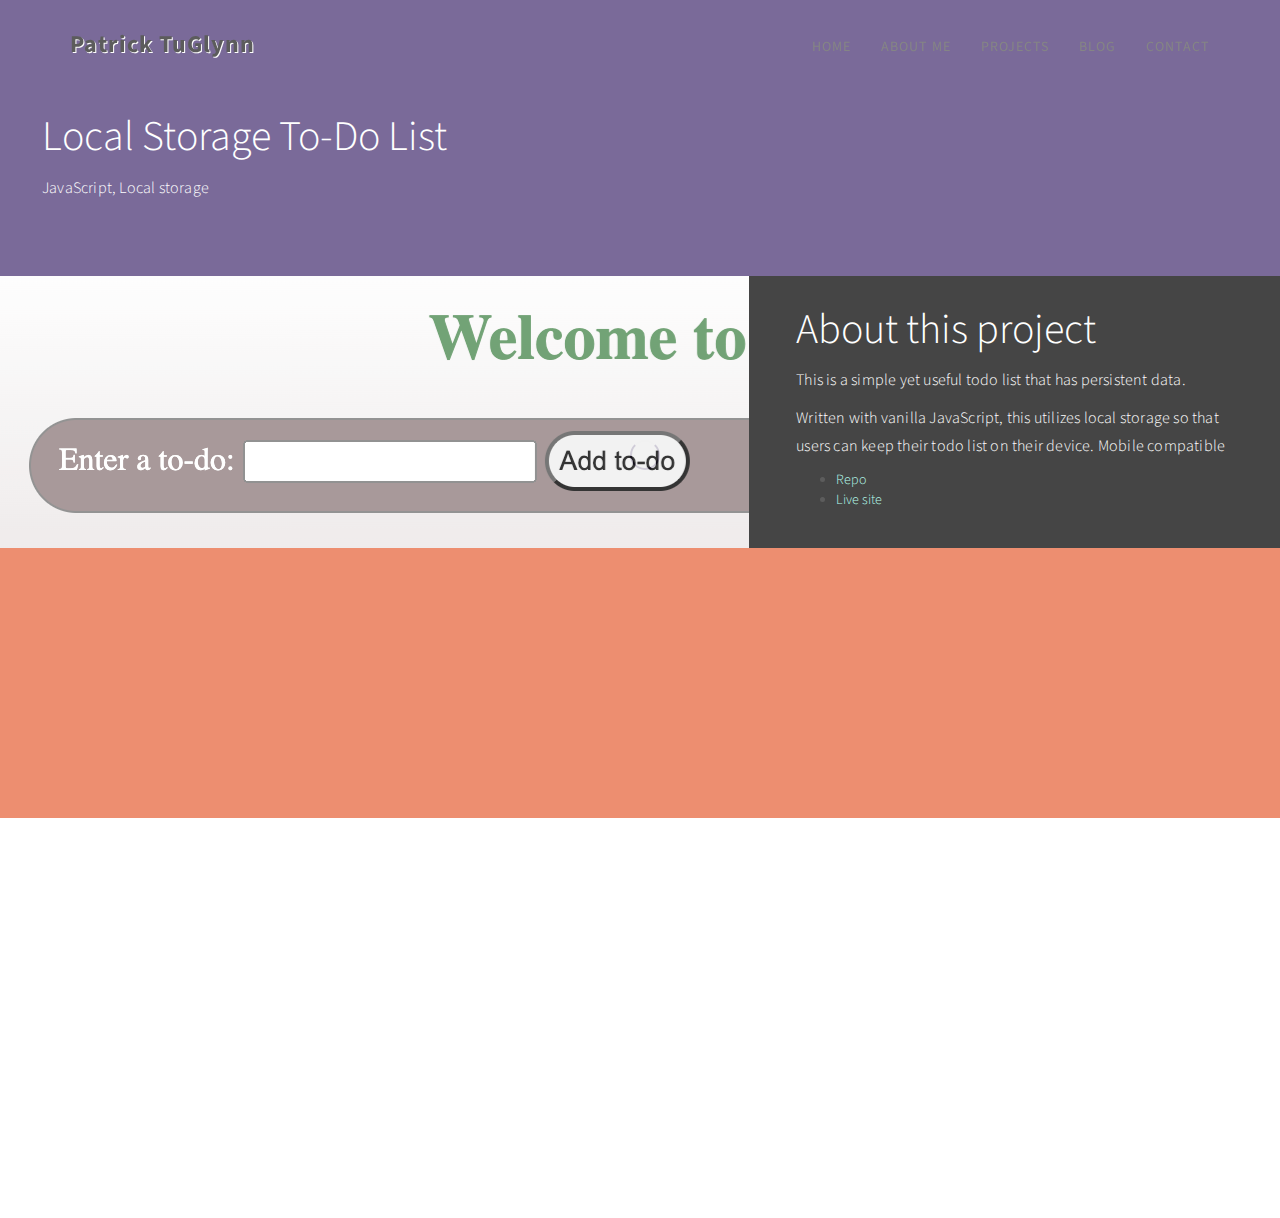
<file: projects/local-stoarge.html>
<!DOCTYPE html>
<html lang="en">
<head>

<meta charset="UTF-8">
<meta http-equiv="X-UA-Compatible" content="IE=Edge">
<meta name="description" content="A JavaScript To-Do list with persistent data">
<meta name="keywords" content="JavaScript, Local Storage, front end">
<meta name="author" content="templatemo">
<meta name="viewport" content="width=device-width, initial-scale=1, maximum-scale=1">

<title>Patrick TuGlynn | To-Do List</title>
<!--
Stimulus Template
http://www.templatemo.com/tm-498-stimulus
-->
<link rel="stylesheet" href="../css/bootstrap.min.css">
<link rel="stylesheet" href="../css/animate.css">
<link rel="stylesheet" href="../css/font-awesome.min.css">
<link rel="stylesheet" href="../css/templatemo-style.css">
<link rel="stylesheet" href="../css/custom.css">
<link rel="icon" type="image/x-icon" href="../images/favicon.ico">

<link href="https://fonts.googleapis.com/css?family=Source+Sans+Pro:300,400,700" rel="stylesheet">
<!-- Google tag (gtag.js) -->
<script async src="https://www.googletagmanager.com/gtag/js?id=G-KNGWYM1D85"></script>
<script>
  window.dataLayer = window.dataLayer || [];
  function gtag(){dataLayer.push(arguments);}
  gtag('js', new Date());

  gtag('config', 'G-KNGWYM1D85');
</script>
</head>
<body data-spy="scroll" data-target=".navbar-collapse" data-offset="50">

<!-- PRE LOADER -->

<div class="preloader">
     <div class="spinner">
          <span class="spinner-rotate"></span>
     </div>
</div>


<!-- Navigation Section -->

<div class="navbar navbar-fixed-top custom-navbar" role="navigation">
     <div class="container">

          <!-- navbar header -->
          <div class="navbar-header">
               <button class="navbar-toggle" data-toggle="collapse" data-target=".navbar-collapse">
                    <span class="icon icon-bar"></span>
                    <span class="icon icon-bar"></span>
                    <span class="icon icon-bar"></span>
               </button>
               <a href="../index.html" class="navbar-brand">Patrick TuGlynn</a>
          </div>

          <div class="collapse navbar-collapse">
               <ul class="nav navbar-nav navbar-right">
                    <li><a href="../index.html">Home</a></li>
                    <li><a href="../index.html#about">About Me</a></li>
                    <li><a href="../index.html#projects">Projects</a></li>
                    <li><a href="../index.html#blog">Blog</a></li>
                    <li><a href="../index.html#contact">Contact</a></li>
               </ul>
          </div>

     </div>
</div>


<!-- Home Section -->




<section id="education" class="parallax-section">
    <div class="single-page"></div>
     <div class="container">
          <div class="row">

               <div class="col-md-6 col-sm-6">
                    <div class="color-white education-thumb">
                         <div class="wow fadeInUp section-title" data-wow-delay="0.6s">
                              <h1>Local Storage To-Do List</h1>
                              <p class="color-white">JavaScript, Local storage</p>
                         </div>
                    </div>
               </div>
          </div>
     </div>
</section>


<!-- About Project Section -->

<section id="contact" class="parallax-section">
     <div class="container">
          <div class="row">
               <div class="col-md-7 col-sm-6">
                    <div class="project-image javascript-todo-pic"></div>
               </div>

               <div class="bg-dark col-md-5 col-sm-6">
                    <div class="contact-thumb">
                         <div class="wow fadeInUp contact-info" data-wow-delay="0.4s">
                            <h2 class="color-white">About this project</h2>
                            <p class="color-white">This is a simple yet useful todo list that has persistent data.</p>
                            <p class="color-white">Written with vanilla JavaScript, this utilizes local storage so that users can keep their todo list on their device. Mobile compatible</p>
                            <ul>
                              <li><a href="https://github.com/tuglynn/javascript-todo" target="_blank">Repo</a></li>
                              <li><a href="https://tuglynn.github.io/javascript-todo/" target="_blank">Live site</a></li>
                            </ul>
                         </div>

                    </div>
               </div>

          </div>
     </div>
</section>

<section id="experience" class="parallax-section">
     <div class="container">
          <div class="row">

               <div class="bg-dark col-md-12">
                    <div class="hero"></div>

                    </div>
               </div>

          </div>
     </div>
</section>


<!-- Footer Section -->

<footer>
	<div class="container">
		<div class="row">

               <div class="col-md-12 col-sm-12">
                    <div class="wow fadeInUp footer-copyright" data-wow-delay=".6s">
                         <p class="color-black">Copyright &copy; 2024 Patrick TuGlynn
                    
                    | Design: <a href="http://www.google.com/+templatemo" class="dark-link" target="_parent">templatemo</a></p>
                    </div>
				<ul class="wow fadeInUp social-icon" data-wow-delay=".9s">
                         <li><a href="https://github.com/tuglynn" target="_blank" class="fa fa-github"></a></li>
                         <li><a href="https://www.linkedin.com/in/patrick-tuglynn/" target="_blank" class="fa fa-linkedin"></a></li>
                         <li><a href="https://codepen.io/tuglynn" target="_blank" class="fa fa-codepen"></a></li>
                    </ul>
               </div>
			
		</div>
	</div>
</footer>

<!-- SCRIPTS -->

<script src="../js/jquery.js"></script>
<script src="../js/bootstrap.min.js"></script>
<script src="../js/jquery.parallax.js"></script>
<script src="../js/smoothscroll.js"></script>
<script src="../js/wow.min.js"></script>
<script src="../js/custom.js"></script>
</body>
</html>
</file>
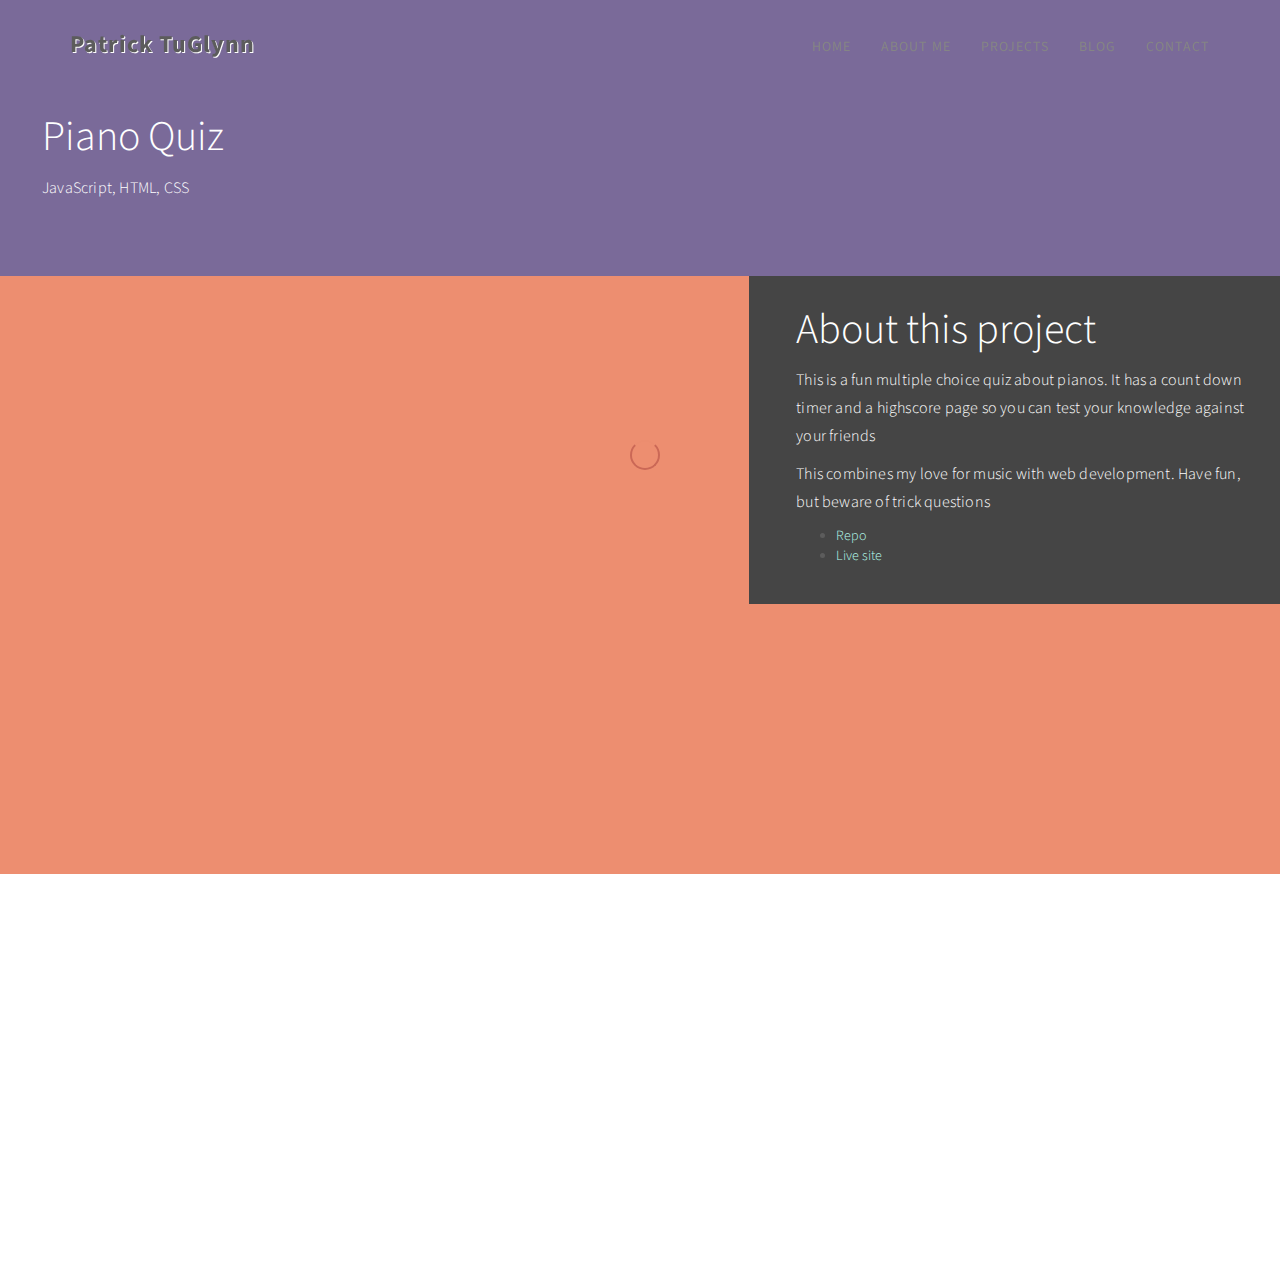
<file: projects/piano-quiz.html>
<!DOCTYPE html>
<html lang="en">
<head>

<meta charset="UTF-8">
<meta http-equiv="X-UA-Compatible" content="IE=Edge">
<meta name="description" content="A React powered blog with a weather widget that utilizes OpenWeather API">
<meta name="keywords" content="React, Firebase, front end, OpenWeather, API, blog">
<meta name="author" content="templatemo">
<meta name="viewport" content="width=device-width, initial-scale=1, maximum-scale=1">

<title>Patrick TuGlynn | Piano Quiz</title>
<!--
Stimulus Template
http://www.templatemo.com/tm-498-stimulus
-->
<link rel="stylesheet" href="../css/bootstrap.min.css">
<link rel="stylesheet" href="../css/animate.css">
<link rel="stylesheet" href="../css/font-awesome.min.css">
<link rel="stylesheet" href="../css/templatemo-style.css">
<link rel="stylesheet" href="../css/custom.css">
<link rel="icon" type="image/x-icon" href="../images/favicon.ico">

<link href="https://fonts.googleapis.com/css?family=Source+Sans+Pro:300,400,700" rel="stylesheet">

</head>
<!-- Google tag (gtag.js) -->
<script async src="https://www.googletagmanager.com/gtag/js?id=G-KNGWYM1D85"></script>
<script>
  window.dataLayer = window.dataLayer || [];
  function gtag(){dataLayer.push(arguments);}
  gtag('js', new Date());

  gtag('config', 'G-KNGWYM1D85');
</script>
<body data-spy="scroll" data-target=".navbar-collapse" data-offset="50">


<!-- PRE LOADER -->

<div class="preloader">
     <div class="spinner">
          <span class="spinner-rotate"></span>
     </div>
</div>


<!-- Navigation Section -->

<div class="navbar navbar-fixed-top custom-navbar" role="navigation">
     <div class="container">

          <!-- navbar header -->
          <div class="navbar-header">
               <button class="navbar-toggle" data-toggle="collapse" data-target=".navbar-collapse">
                    <span class="icon icon-bar"></span>
                    <span class="icon icon-bar"></span>
                    <span class="icon icon-bar"></span>
               </button>
               <a href="../index.html" class="navbar-brand">Patrick TuGlynn</a>
          </div>

          <div class="collapse navbar-collapse">
               <ul class="nav navbar-nav navbar-right">
                    <li><a href="../index.html">Home</a></li>
                    <li><a href="../index.html#about">About Me</a></li>
                    <li><a href="../index.html#projects">Projects</a></li>
                    <li><a href="../index.html#blog">Blog</a></li>
                    <li><a href="../index.html#contact">Contact</a></li>
               </ul>
          </div>

     </div>
</div>


<!-- Home Section -->




<section id="education" class="parallax-section">
    <div class="single-page"></div>
     <div class="container">
          <div class="row">

               <div class="col-md-6 col-sm-6">
                    <div class="color-white education-thumb">
                         <div class="wow fadeInUp section-title" data-wow-delay="0.6s">
                              <h1>Piano Quiz</h1>
                              <p class="color-white">JavaScript, HTML, CSS</p>
                         </div>
                    </div>
               </div>
          </div>
     </div>
</section>


<!-- About Project Section -->

<section id="contact" class="parallax-section">
     <div class="container">
          <div class="row">
               <div class="col-md-7 col-sm-6">
                    <div class="project-image piano-quiz-pic"></div>
               </div>

               <div class="bg-dark col-md-5 col-sm-6">
                    <div class="contact-thumb">
                         <div class="wow fadeInUp contact-info" data-wow-delay="0.4s">
                            <h2 class="color-white">About this project</h2>
                            <p class="color-white">This is a fun multiple choice quiz about pianos. It has a count down timer and a highscore page so you can test your knowledge against your friends</p>
                            <p class="color-white">This combines my love for music with web development. Have fun, but beware of trick questions</p>
                            <ul>
                              <li><a href="https://github.com/tuglynn/piano-quiz" target="_blank">Repo</a></li>
                              <li><a href="https://tuglynn.github.io/piano-quiz/" target="_blank">Live site</a></li>
                            </ul>
                         </div>

                    </div>
               </div>

          </div>
     </div>
</section>

<section id="experience" class="parallax-section">
     <div class="container">
          <div class="row">

               <div class="bg-dark col-md-12">
                    <div class="hero"></div>

                    </div>
               </div>

          </div>
     </div>
</section>


<!-- Footer Section -->

<footer>
	<div class="container">
		<div class="row">

               <div class="col-md-12 col-sm-12">
                    <div class="wow fadeInUp footer-copyright" data-wow-delay="1s">
                         <p class="color-black">Copyright &copy; 2024 Patrick TuGlynn
                    
                    | Design: <a href="http://www.google.com/+templatemo" class="dark-link" target="_parent">templatemo</a></p>
                    </div>
				<ul class="wow fadeInUp social-icon" data-wow-delay="1.5s">
                         <li><a href="https://github.com/tuglynn" target="_blank" class="fa fa-github"></a></li>
                         <li><a href="https://www.linkedin.com/in/patrick-tuglynn/" target="_blank" class="fa fa-linkedin"></a></li>
                         <li><a href="https://codepen.io/tuglynn" target="_blank" class="fa fa-codepen"></a></li>
                    </ul>
               </div>
			
		</div>
	</div>
</footer>

<!-- SCRIPTS -->

<script src="../js/jquery.js"></script>
<script src="../js/bootstrap.min.js"></script>
<script src="../js/jquery.parallax.js"></script>
<script src="../js/smoothscroll.js"></script>
<script src="../js/wow.min.js"></script>
<script src="../js/custom.js"></script>
</body>
</html>
</file>
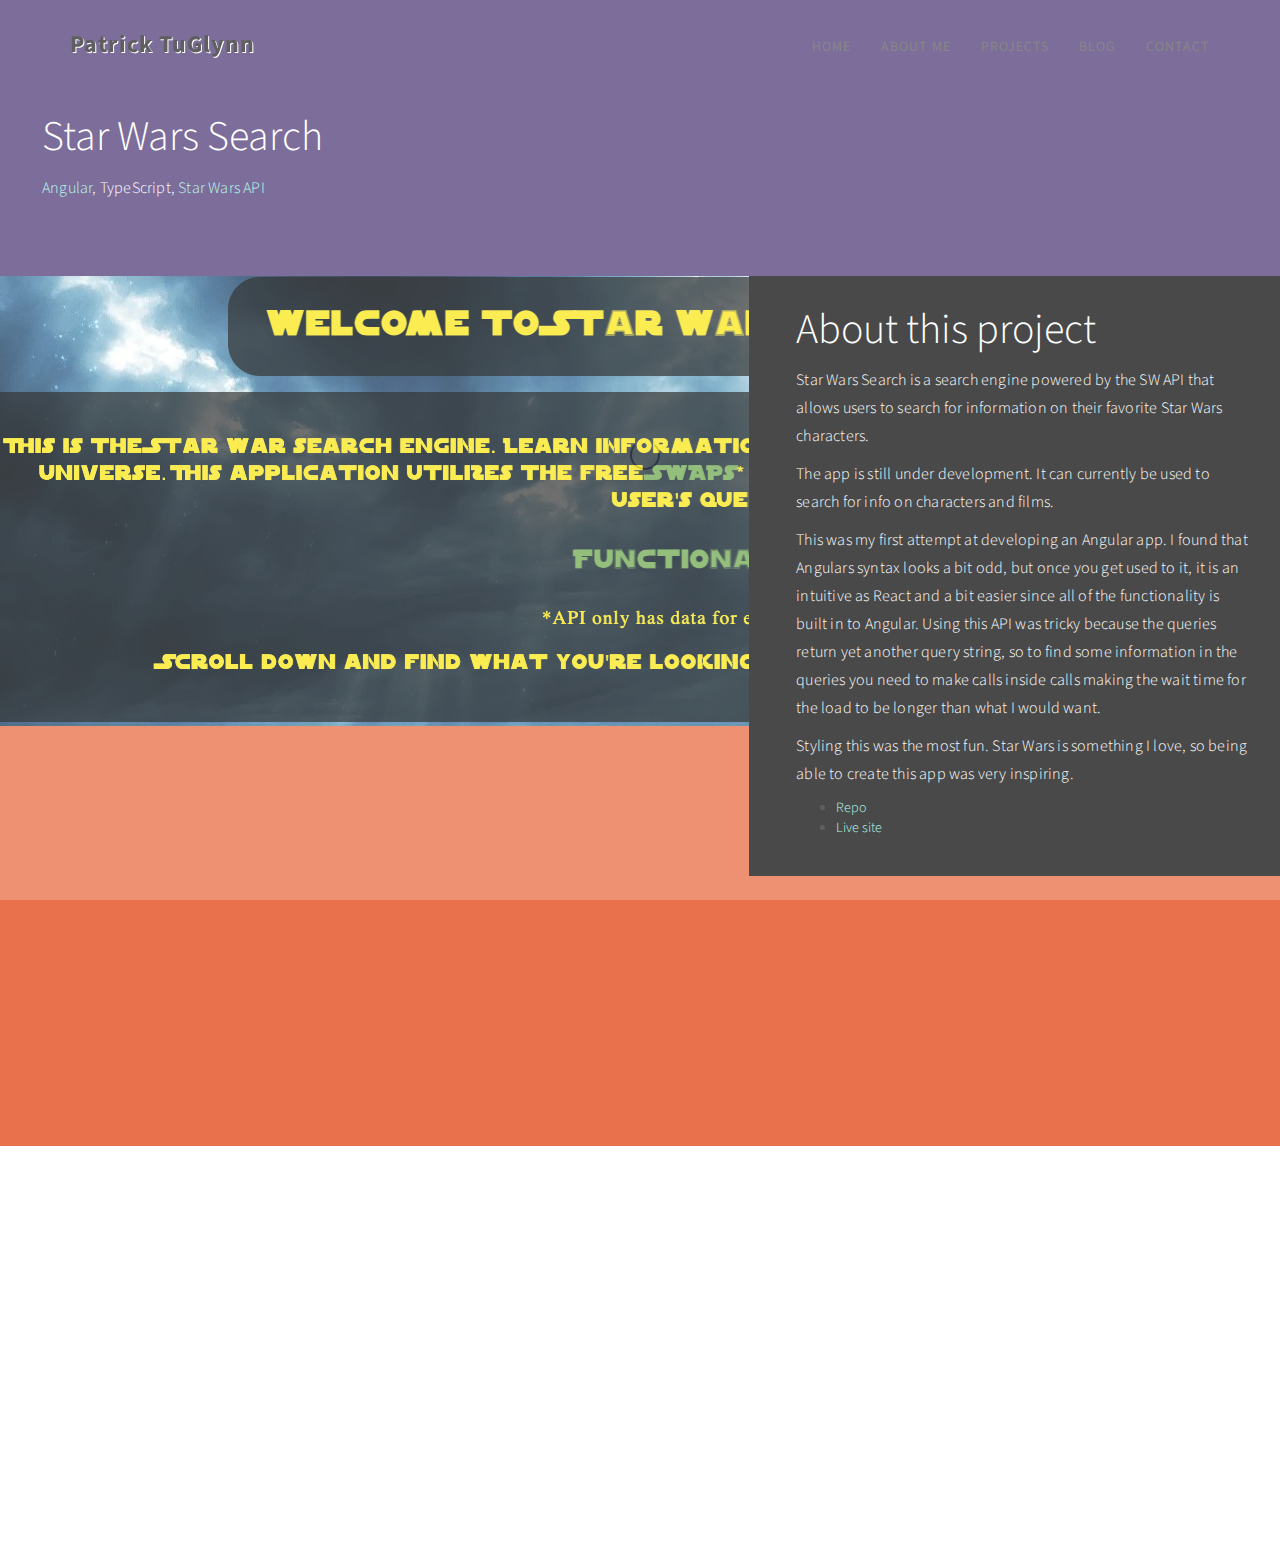
<file: projects/star-search.html>
<!DOCTYPE html>
<html lang="en">
<head>

<meta charset="UTF-8">
<meta http-equiv="X-UA-Compatible" content="IE=Edge">
<meta name="description" content="A React powered blog with a weather widget that utilizes OpenWeather API">
<meta name="keywords" content="React, Firebase, front end, OpenWeather, API, blog">
<meta name="author" content="templatemo">
<meta name="viewport" content="width=device-width, initial-scale=1, maximum-scale=1">

<title>Patrick TuGlynn | Star War Search</title>
<!--
Stimulus Template
http://www.templatemo.com/tm-498-stimulus
-->
<link rel="stylesheet" href="../css/bootstrap.min.css">
<link rel="stylesheet" href="../css/animate.css">
<link rel="stylesheet" href="../css/font-awesome.min.css">
<link rel="stylesheet" href="../css/templatemo-style.css">
<link rel="stylesheet" href="../css/custom.css">
<link rel="icon" type="image/x-icon" href="../images/favicon.ico">

<link href="https://fonts.googleapis.com/css?family=Source+Sans+Pro:300,400,700" rel="stylesheet">
<!-- Google tag (gtag.js) -->
<script async src="https://www.googletagmanager.com/gtag/js?id=G-KNGWYM1D85"></script>
<script>
  window.dataLayer = window.dataLayer || [];
  function gtag(){dataLayer.push(arguments);}
  gtag('js', new Date());

  gtag('config', 'G-KNGWYM1D85');
</script>
</head>
<body data-spy="scroll" data-target=".navbar-collapse" data-offset="50">
<!-- PRE LOADER -->

<div class="preloader">
     <div class="spinner">
          <span class="spinner-rotate"></span>
     </div>
</div>


<!-- Navigation Section -->

<div class="navbar navbar-fixed-top custom-navbar" role="navigation">
     <div class="container">

          <!-- navbar header -->
          <div class="navbar-header">
               <button class="navbar-toggle" data-toggle="collapse" data-target=".navbar-collapse">
                    <span class="icon icon-bar"></span>
                    <span class="icon icon-bar"></span>
                    <span class="icon icon-bar"></span>
               </button>
               <a href="../index.html" class="navbar-brand">Patrick TuGlynn</a>
          </div>

          <div class="collapse navbar-collapse">
               <ul class="nav navbar-nav navbar-right">
                    <li><a href="../index.html">Home</a></li>
                    <li><a href="../index.html#about">About Me</a></li>
                    <li><a href="../index.html#projects">Projects</a></li>
                    <li><a href="../index.html#blog">Blog</a></li>
                    <li><a href="../index.html#contact">Contact</a></li>
               </ul>
          </div>

     </div>
</div>


<!-- Home Section -->




<section id="education" class="parallax-section">
    <div class="single-page"></div>
     <div class="container">
          <div class="row">

               <div class="col-md-6 col-sm-6">
                    <div class="color-white education-thumb">
                         <div class="wow fadeInUp section-title" data-wow-delay="0.6s">
                              <h1>Star Wars Search</h1>
                              <p class="color-white"><a href="https://angular.io/" target="_blank">Angular</a>, TypeScript, <a href="https://swapi.dev/" target="_blank">Star Wars API</a></p>
                         </div>
                    </div>
               </div>
          </div>
     </div>
</section>


<!-- About Project Section -->

<section id="contact" class="parallax-section">
     <div class="container">
          <div class="row">
               <div class="col-md-7 col-sm-6">
                    <div class="project-image star-search-pic"></div>
               </div>

               <div class="bg-dark col-md-5 col-sm-6">
                    <div class="contact-thumb">
                         <div class="wow fadeInUp contact-info" data-wow-delay="0.4s">
                            <h2 class="color-white">About this project</h2>
                            <p class="color-white">
                              Star Wars Search is a search engine powered by the SW API that allows users to search for information on their favorite Star Wars characters.
                            </p>
                            <p class="color-white">
                              The app is still under development. It can currently be used to search for info on characters and films.
                         </p>
                            <p class="color-white">
                              This was my first attempt at developing an Angular app. I found that Angulars syntax looks a bit odd, but once you get used to it, it is an intuitive as React and a bit easier since all of the functionality is built in to Angular. Using this API was tricky because the queries return yet another query string, so to find some information in the queries you need to make calls inside calls making the wait time for the load to be longer than what I would want.
                            </p>
                            <p class="color-white">
                              Styling this was the most fun. Star Wars is something I love, so being able to create this app was very inspiring.
                            </p>
                            <ul>
                              <li><a href="https://github.com/tuglynn/star-search" target="_blank">Repo</a></li>
                              <li><a href="http://quailnest.com" target="_blank">Live site</a></li>
                            </ul>
                         </div>

                    </div>
               </div>

          </div>
     </div>
</section>

<section id="experience" class="parallax-section">
     <div class="container">
          <div class="row">

               <div class="bg-dark col-md-12">
                    <div class="hero"></div>

                    </div>
               </div>

          </div>
     </div>
</section>


<!-- Footer Section -->

<footer>
	<div class="container">
		<div class="row">

               <div class="col-md-12 col-sm-12">
                    <div class="wow fadeInUp footer-copyright" data-wow-delay=".6s">
                         <p class="color-black">Copyright &copy; 2024 Patrick TuGlynn
                    
                    | Design: <a href="http://www.google.com/+templatemo" class="dark-link" target="_parent">templatemo</a></p>
                    </div>
				<ul class="wow fadeInUp social-icon" data-wow-delay=".9s">
                         <li><a href="https://github.com/tuglynn" target="_blank" class="fa fa-github"></a></li>
                         <li><a href="https://www.linkedin.com/in/patrick-tuglynn/" target="_blank" class="fa fa-linkedin"></a></li>
                         <li><a href="https://codepen.io/tuglynn" target="_blank" class="fa fa-codepen"></a></li>
                    </ul>
               </div>
			
		</div>
	</div>
</footer>

<!-- SCRIPTS -->

<script src="../js/jquery.js"></script>
<script src="../js/bootstrap.min.js"></script>
<script src="../js/jquery.parallax.js"></script>
<script src="../js/smoothscroll.js"></script>
<script src="../js/wow.min.js"></script>
<script src="../js/custom.js"></script>
</body>
</html>
</file>
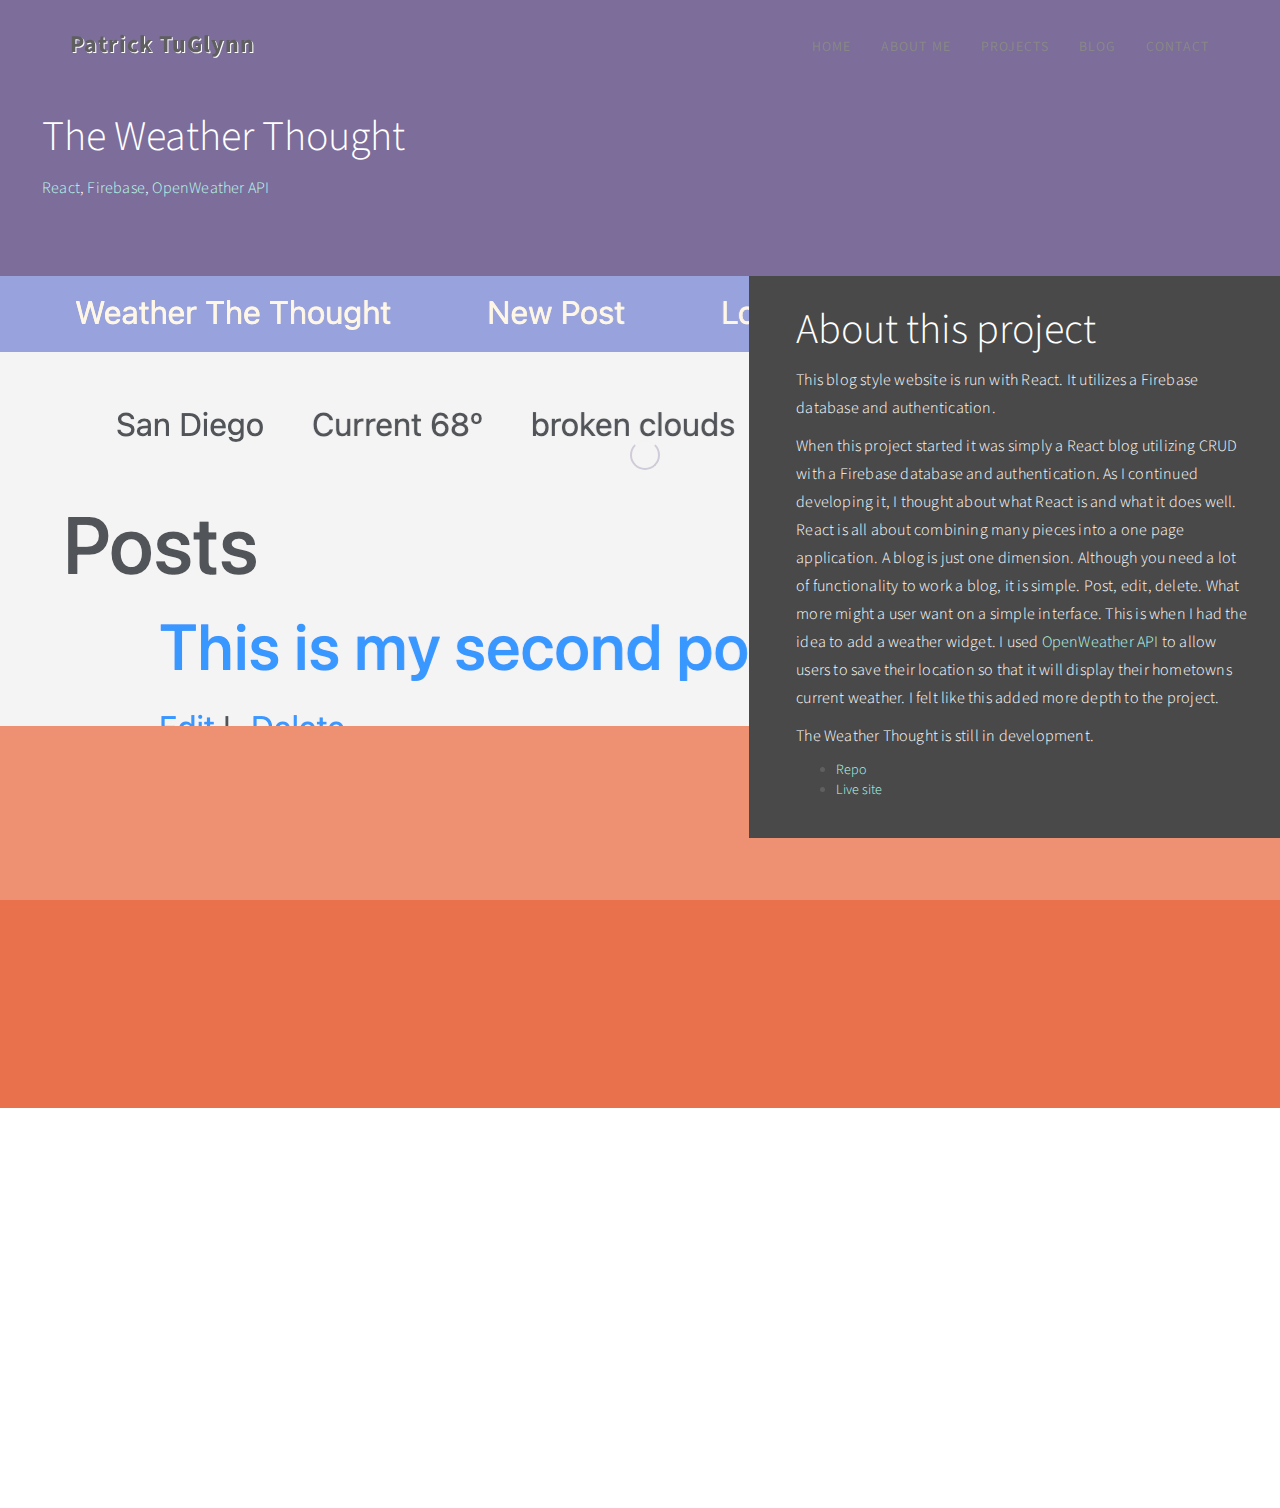
<file: projects/weather-thought.html>
<!DOCTYPE html>
<html lang="en">
<head>

<meta charset="UTF-8">
<meta http-equiv="X-UA-Compatible" content="IE=Edge">
<meta name="description" content="A React powered blog with a weather widget that utilizes OpenWeather API">
<meta name="keywords" content="React, Firebase, front end, OpenWeather, API, blog">
<meta name="author" content="templatemo">
<meta name="viewport" content="width=device-width, initial-scale=1, maximum-scale=1">

<title>Patrick TuGlynn | The Weather Thought</title>
<!--
Stimulus Template
http://www.templatemo.com/tm-498-stimulus
-->
<link rel="stylesheet" href="../css/bootstrap.min.css">
<link rel="stylesheet" href="../css/animate.css">
<link rel="stylesheet" href="../css/font-awesome.min.css">
<link rel="stylesheet" href="../css/templatemo-style.css">
<link rel="stylesheet" href="../css/custom.css">
<link rel="icon" type="image/x-icon" href="../images/favicon.ico">

<link href="https://fonts.googleapis.com/css?family=Source+Sans+Pro:300,400,700" rel="stylesheet">
<!-- Google tag (gtag.js) -->
<script async src="https://www.googletagmanager.com/gtag/js?id=G-KNGWYM1D85"></script>
<script>
  window.dataLayer = window.dataLayer || [];
  function gtag(){dataLayer.push(arguments);}
  gtag('js', new Date());

  gtag('config', 'G-KNGWYM1D85');
</script>
</head>
<body data-spy="scroll" data-target=".navbar-collapse" data-offset="50">

<!-- PRE LOADER -->

<div class="preloader">
     <div class="spinner">
          <span class="spinner-rotate"></span>
     </div>
</div>


<!-- Navigation Section -->

<div class="navbar navbar-fixed-top custom-navbar" role="navigation">
     <div class="container">

          <!-- navbar header -->
          <div class="navbar-header">
               <button class="navbar-toggle" data-toggle="collapse" data-target=".navbar-collapse">
                    <span class="icon icon-bar"></span>
                    <span class="icon icon-bar"></span>
                    <span class="icon icon-bar"></span>
               </button>
               <a href="../index.html" class="navbar-brand">Patrick TuGlynn</a>
          </div>

          <div class="collapse navbar-collapse">
               <ul class="nav navbar-nav navbar-right">
                    <li><a href="../index.html">Home</a></li>
                    <li><a href="../index.html#about">About Me</a></li>
                    <li><a href="../index.html#projects">Projects</a></li>
                    <li><a href="../index.html#blog">Blog</a></li>
                    <li><a href="../index.html#contact">Contact</a></li>
               </ul>
          </div>

     </div>
</div>


<!-- Home Section -->




<section id="education" class="parallax-section">
    <div class="single-page"></div>
     <div class="container">
          <div class="row">

               <div class="col-md-6 col-sm-6">
                    <div class="color-white education-thumb">
                         <div class="wow fadeInUp section-title" data-wow-delay="0.6s">
                              <h1>The Weather Thought</h1>
                              <p class="color-white"><a href="https://react.dev/" target="_blank">React</a>, <a href="https://firebase.google.com/" target="_blank">Firebase</a>, <a href="https://openweathermap.org/api" target="_blank">OpenWeather API</a></p>
                         </div>
                    </div>
               </div>
          </div>
     </div>
</section>


<!-- About Project Section -->

<section id="contact" class="parallax-section">
     <div class="container">
          <div class="row">
               <div class="col-md-7 col-sm-6">
                    <div class="project-image weather-thought-pic"></div>
               </div>

               <div class="bg-dark col-md-5 col-sm-6">
                    <div class="contact-thumb">
                         <div class="wow fadeInUp contact-info" data-wow-delay="0.4s">
                            <h2 class="color-white">About this project</h2>
                            <p class="color-white">This blog style website is run with React. It utilizes a Firebase database and authentication.</p>
                            <p class="color-white">When this project started it was simply a React blog utilizing CRUD with a Firebase database and authentication. As I continued developing it, I thought about what React is and what it does well. React is all about combining many pieces into a one page application. A blog is just one dimension. Although you need a lot of functionality to work a blog, it is simple. Post, edit, delete. What more might a user want on a simple interface. This is when I had the idea to add a weather widget. I used <a href="https://openweathermap.org/api" target="_blank">OpenWeather API</a> to allow users to save their location so that it will display their hometowns current weather. I felt like this added more depth to the project.</p>
                            <p class="color-white">The Weather Thought is still in development.</p>
                            <ul>
                              <li><a href="https://github.com/tuglynn/weather-thought" target="_blank">Repo</a></li>
                              <li><a href="https://tuglynn.github.io/weather-thought/" target="_blank">Live site</a></li>
                            </ul>
                         </div>

                    </div>
               </div>

          </div>
     </div>
</section>

<section id="experience" class="parallax-section">
     <div class="container">
          <div class="row">

               <div class="bg-dark col-md-12">
                    <div class="hero"></div>

                    </div>
               </div>

          </div>
     </div>
</section>


<!-- Footer Section -->

<footer>
	<div class="container">
		<div class="row">

               <div class="col-md-12 col-sm-12">
                    <div class="wow fadeInUp footer-copyright" data-wow-delay=".6s">
                         <p class="color-black">Copyright &copy; 2024 Patrick TuGlynn
                    
                    | Design: <a href="http://www.google.com/+templatemo" class="dark-link" target="_parent">templatemo</a></p>
                    </div>
				<ul class="wow fadeInUp social-icon" data-wow-delay=".9s">
                         <li><a href="https://github.com/tuglynn" target="_blank" class="fa fa-github"></a></li>
                         <li><a href="https://www.linkedin.com/in/patrick-tuglynn/" target="_blank" class="fa fa-linkedin"></a></li>
                         <li><a href="https://codepen.io/tuglynn" target="_blank" class="fa fa-codepen"></a></li>
                    </ul>
               </div>
			
		</div>
	</div>
</footer>

<!-- SCRIPTS -->

<script src="../js/jquery.js"></script>
<script src="../js/bootstrap.min.js"></script>
<script src="../js/jquery.parallax.js"></script>
<script src="../js/smoothscroll.js"></script>
<script src="../js/wow.min.js"></script>
<script src="../js/custom.js"></script>
</body>
</html>
</file>
<file: css/templatemo-style.css>
/* added the color scheme as variables for easy customization */
:root {
  /* --yellow: #E3AE57; */
  --yellow: #58457F;
  --white: #ffffff;
  --red: #E9724C;
  --green: #d7f1eb;
}

/*

Stimulus Template

http://www.templatemo.com/tm-498-stimulus

*/

body {
	background: var(--white);
    font-family: 'Source Sans Pro', sans-serif;
    font-style: normal;
	font-weight: 300;
    overflow-x: hidden;
}

html,body {
  width: 100%;
  height: 100%;
}


/*---------------------------------------
    Typorgraphy              
-----------------------------------------*/

h1,h2,h3,h4,h5,h6 {
  font-style: normal;
  font-weight: 300;
}

h1,h2,h3 {
  font-weight: 300;
}

h1 {
  font-size: 42px;
  padding-bottom: 14px;
  margin-bottom: 0px;
}

h2 {
  font-size: 42px;
  line-height: 52px;
  margin-top: 0px;
}

h3, h4 {
  font-size: 26px;
  line-height: 32px;
  padding-bottom: 6px;
}

/* h4 {
  color: #999;
  font-size: 12px;
  font-weight: normal;
  letter-spacing: 2px;
  text-transform: uppercase;
  padding-top: 6px;
} */

h5 {
  color: #666666;
}

strong {
  color: #fff;
  font-weight: normal;
}

p {
    color: #fff;
    font-size: 16px;
    font-weight: 300;
    line-height: 28px;
    letter-spacing: 0.2px;
}

.section-btn {
  background-color: transparent;
  border: 3px solid #232B2B;
  border-radius: 100px;
  color: #232B2B;
  font-size: 13px;
  font-weight: bold;
  letter-spacing: 1.6px;
  padding: 12px 36px;
  margin-top: 42px;
  transition: all 0.4s ease-in-out;
  text-transform: uppercase;
}

.section-btn:hover {
  background: var(--yellow);
  border-color: transparent;
  color: var(--white);
}

.btn-success:focus {
  background-color: #000;
  border-color: transparent;
}

.parallax-section {
  background-attachment: fixed !important;
  background-size: cover !important;
}

.section-title {
  position: relative;
  padding-bottom: 22px;
}

#about,
#projects,
#experience,
#education,
#contact {
  position: relative;
}

#home .container,
#about .container, 
#experience .container,
#projects .container,
#education .container,
#contact .container {
  width: 100%;
  padding: 0;
  margin: 0;
}

#experience .experience-thumb,
#education .education-thumb  {
  padding: 22px 42px 42px 42px;
}

#projects,
#blog,
footer {
  text-align: center;
}

#experience,
#education {
  background: var(--red);
}

.background-image {
    background-position: 50% 50% !important;
    background-size: cover !important;
    width: 100%;
    height: 100%;
    min-height: 75svh;
    position: absolute;
    top: 0;
    right: 0;
    bottom: 0;
    left: 0;
}

.color-white {
  color: var(--white);
}

.color-yellow {
  color: var(--yellow);
}

.bg-yellow {
  background: var(--yellow);
}

.bg-white {
  background: var(--white);
}

.bg-dark {
  background: #161616;
}



/*---------------------------------------
    General               
-----------------------------------------*/

html{
  -webkit-font-smoothing: antialiased;
}

a {
  color: #a4fde8;
  -webkit-transition: 0.5s;
  -o-transition: 0.5s;
  transition: 0.5s;
  text-decoration: none !important;
}
a:hover, a:active, a:focus {
  color: #fff;
  outline: none;
}

* {
  -webkit-box-sizing: border-box;
  -moz-box-sizing: border-box;
  box-sizing: border-box;
}

*:before,
*:after {
  -webkit-box-sizing: border-box;
  -moz-box-sizing: border-box;
  box-sizing: border-box;
}



/*---------------------------------------
    Preloader section              
-----------------------------------------*/

.preloader {
  position: fixed;
  top: 0;
  left: 0;
  width: 100%;
  height: 100%;
  z-index: 99999;
  display: flex;
  flex-flow: row nowrap;
  justify-content: center;
  align-items: center;
  background: none repeat scroll 0 0 var(--white);
}

.spinner {
  border: 1px solid transparent;
  border-radius: 5px;
  position: relative;
}

.spinner:before {
  content: '';
  box-sizing: border-box;
  position: absolute;
  top: 50%;
  left: 50%;
  width: 30px;
  height: 30px;
  margin-top: -10px;
  margin-left: -10px;
  border-radius: 50%;
  border: 2px solid var(--yellow);
  border-top-color: #f9f9f9;
  animation: spinner .6s linear infinite;
}

@-webkit-@keyframes spinner {
  to {transform: rotate(360deg);}
}

@keyframes spinner {
  to {transform: rotate(360deg);}
}



/*---------------------------------------
    Navigation section              
-----------------------------------------*/

.custom-navbar {
    margin-bottom: 0;
    background-color: var(--white);
}

.custom-navbar .navbar-brand {
    color: #333;
	text-shadow: 1px 1px #fff;
    font-weight: bold;
    font-size: 24px;
    line-height: 35px;
    letter-spacing: 1px;
}

.custom-navbar .nav li a {
    color: #666;
    font-size: 14px;
    font-weight: 400;
    letter-spacing: 1px;
    text-transform: uppercase;
    line-height: 40px;
    transition: all 0.4s ease-in-out;
}

.custom-navbar .nav li a:hover {
    background: transparent;
    color: var(--yellow);
}

.custom-navbar .navbar-nav > li > a:hover,
.custom-navbar .navbar-nav > li > a:focus {
  background-color: transparent;
}

.custom-navbar .nav li.active > a {
    background-color: transparent;
    color: var(--yellow);
}

.custom-navbar .navbar-toggle {
    border: none;
    padding-top: 10px;
}

.custom-navbar .navbar-toggle {
    background-color: transparent;
}

.custom-navbar .navbar-toggle .icon-bar {
    background: var(--yellow);
    border-color: transparent;
}

@media(min-width:768px) {
    .custom-navbar {
        padding: 12px 0;
        border-bottom: 0;
        background: 0 0; 
    }
    .custom-navbar.top-nav-collapse {
        background: var(--white);
        box-shadow: 0px 2px 8px 0px rgba(50, 50, 50, 0.08);
        padding: 0;
    }

}



/*---------------------------------------
    Home section              
-----------------------------------------*/

#home h1 {
  padding-bottom: 18px;
}

#home .col-md-6 {
  /* background: #f1e2d7; */
  background: var(--green);
/* light blue color: #c3eafd; */
  padding-right: 0;
  padding-left: 0;
}

#home .home-img {
  background: url('../images/github.jpeg') no-repeat;
  background-size: cover;
  background-position: 50% 50%;
  width: 100%;
  height: 100svh;
}

#home .home-thumb {
  display: -webkit-box;
  display: -webkit-flex;
  display: -ms-flexbox;
  display: flex;
  -webkit-box-align: center;
  -webkit-align-items: center;
  -ms-flex-align: center;
  align-items: center;
  height: 100svh;
  padding: 0 45px 0 45px;
}



/*---------------------------------------
   About section              
-----------------------------------------*/

#about .about-img {
    background: url('../images/whitewall.JPG') no-repeat;
    
}

#about .about-thumb,
#about .skill-thumb {
  padding: 22px 32px 32px 32px;
}

#about .progress {
  background: var(--white);
  border-radius: 0px;
  box-shadow: none;
  height: 2px;
}

#about .progress-bar-primary {
  background: #232B2B;
}

#about strong,
#about span {
  font-weight: bold;
  display: inline-block;
  padding-bottom: 8px;
}



/*---------------------------------------
    Projects section              
-----------------------------------------*/

#projects {
  background: var(--red);
}

#projects p {
  font-size: 18px;
  line-height: 30px;
}

#projects .service-thumb {
  padding: 52px 22px 52px 22px;
}

#projects .service-thumb .fa {
  font-size: 42px;
  padding-bottom: 22px;
}



/*---------------------------------------
    Experience section              
-----------------------------------------*/

#experience .experience-img {
  background: url('../images/mila.JPG') no-repeat;
}

#experience .media-heading {
  margin-bottom: 0px;
}

#experience .media .fa {
  font-size: 42px;
  margin-right: 14px;
}

#experience small {
  color: #633;
  font-weight: bold;
}

/*---------------------------------------
    Education section              
-----------------------------------------*/

#education {
  background: var(--yellow);
}

#education .education-img {
  background: url('../images/sho.JPG') no-repeat;
}

#education .media-heading {
  margin-bottom: 0px;
}

#education .media .fa {
  font-size: 42px;
  margin-right: 14px;
}

#education small {
  color: #d7f1eb;
  font-weight: bold;
}



/*---------------------------------------
   Blog section              
-----------------------------------------*/

#blog {
    background: url('../images/quotes-bg.jpg') 50% 0 repeat-y fixed;
    background-size: cover;
    background-position: center center;
    color: var(--white);
    position: relative;
    padding: 100px 0px;
}

#blog .overlay {
    background: #121212;
    width: 100%;
    height: 100%;
    position: absolute;
    top: 0;
    opacity: 0.7;
}

#blog .fa {
  font-size: 42px;
  margin-top: 32px;
  margin-bottom: 22px;
}

#blog p {
  padding-top: 32px;
}


/*---------------------------------------
    Contact section              
-----------------------------------------*/

#contact {
  background: var(--red);
}

#contact .contact-form,
#contact .contact-thumb {
  padding: 22px 32px 22px 32px;
  min-height: 7svh;
}

#contact .contact-img {
  background: url('../images/hoodie.JPG') no-repeat;
  min-height: 75svh;
}

#contact .contact-info {
  padding-top: 6px;
  padding-bottom: 6px;
}

#contact .form-control::-moz-placeholder{color:var(--white);opacity:1}
#contact .form-control:-ms-input-placeholder{color:var(--white)}
#contact .form-control::-webkit-input-placeholder{color:var(--white)}

#contact .form-control {
  background: transparent;
  border: none;
  border-bottom: 1px solid var(--yellow);
  border-radius: 0px;
  box-shadow: none;
  color: var(--white);
  font-size: 18px;
  margin-top: 10px;
  margin-bottom: 25px;
  transition: all 0.4s ease-in-out;
}

#contact .form-control:focus {
  border-bottom-color: var(--white);
}

#contact input {
  height: 45px;
}

#contact input[type="submit"] {
  background: var(--white);
  border: 2px solid transparent;
  border-radius: 40px;
  color: #161616;
  padding-bottom: 10px;
}

#contact input[type="submit"]:hover {
  background: transparent;
  border-color: var(--white);
  color: var(--white);
}

#contact .fa {
  padding-right: 10px;
}



/*---------------------------------------
   Footer section              
-----------------------------------------*/

footer {
    padding: 140px 0px;
}



/*---------------------------------------
   Social icon             
-----------------------------------------*/

.social-icon {
    position: relative;
    padding: 0;
    margin: 0;
    text-align: center;
}

.social-icon li {
    display: inline-block;
    list-style: none;
}

.social-icon li a {
    border: 2px solid transparent;
    color: #999;
    border-radius: 100px;
    cursor: pointer;
    font-size: 16px;
    text-decoration: none;
    transition: all 0.4s ease-in-out;
    width: 50px;
    height: 50px;
    line-height: 50px;
    text-align: center;
    vertical-align: middle;
    position: relative;
    margin: 22px 4px 10px 4px;
}

.social-icon li a:hover {
    background: var(--yellow);
    border-color: var(--white);
    color: var(--white);
    transform: scale(1.1);
}



/*---------------------------------------
   Mobile Responsive         
-----------------------------------------*/

@media only screen and (max-width: 580px) {
  h1 {
    font-size: 32px;
  }

  h2 {
    font-size: 28px;
    line-height: inherit;
  }

  h3 {
    font-size: 22px;
    line-height: inherit;
  }
}

@media only screen and (max-width: 767px) {
  .custom-navbar .navbar-brand {
    line-height: 18px;
  }

  #home .home-thumb {
    height: auto;
    padding-top: 32px;
    padding-bottom: 12px;
  }

  #home .container,
  #about .container, 
  #experience .container,
  #projects .container,
  #education .container,
  #contact .container {
    padding-right: 15px;
    padding-left: 15px;
  }

  #about .col-md-3,
  #experience .col-md-6,
  #education .col-md-6,
  #contact .col-md-3 {
    padding: 0;
    margin: 0;
  }

  .background-image {
    position: relative;
    min-height: 65svh;
  }
}

@media only screen and (max-width: 1024px) {
  .section-title {
    padding-bottom: 12px;
  }

  footer {
    padding: 40px 0;
  }
}
</file>
<file: css/custom.css>
/* General and Misc */

.dark-link {
    color: #000;
}

.dark-link:hover {
    color:#58457F;
}

.color-black {
    color: black;
}

.spacer {
    width: 100vw;
    height: 20%;
}

.error-message {
    text-align: center;
}
.hero {
    width: 100vw;
    height: 30svh;
    background-color: #E9724C;
}

.sr-only {
    position:absolute;
    left:-10000px;
    top:auto;
    width:1px;
    height:1px;
    overflow:hidden;
    }



@keyframes dancing-husk {
    0% {
        transform: rotate(0deg);
    }
    50% {
        transform: rotate(7deg);
    }

    100% {
        transform: rotate(0deg);
    }
}

.husk {
    width: 200px;
    position: absolute;
    animation: dancing-husk 1s ease-in-out infinite;
}
.husk.head--left {
    left: 5%;
}
.husk.head--right {
    right: 5%;
}


/* Carousel */

.carousel {
    position: relative;
    height: 200px;
    width: 80%;
    margin: 0 auto;
}

.carousel__item {
    width: 100%;
    height: 100%;
    object-fit: cover; 
}

.carousel__track-container {
    height: 200px;
    position: relative;
    overflow: hidden;
}

.carousel__track {
    padding: 50px;
    margin: 0;
    list-style: none;
    height: 100%;
    position: relative;
    height: 100%;
    transition: transform 250ms ease-in;
}

.carousel__slide {
    position: absolute;
    top: 0;
    bottom: 0;
    width: 100%;
}

.carousel__button {
    position: absolute;
    top: 50%;
    transform: translateY(-50%);
    background: rgba(255, 255, 255, 0.5);
    cursor: pointer;
}

.carousel__button--left {
    left: -60px;
}
.carousel__button--right {
    right: -40px;
}

.carousel__button img {
    width: 12px;
}

.carousel__nav {
    display: flex;
    justify-content: center;
    padding: 10px 0;
}

.carousel__indicator {
    border: 0;
    border-radius: 50%;
    width: 20px;
    height: 20px;
    background: rgba(255, 255, 255, 0.3);
    margin: 0 15px;
    cursor: pointer;
}
.carousel__indicator.current-slide {
    background: rgba(255, 255, 255, 0.75);
}

.is-hidden {
    display: none;
}


/* Single page styles */

.single-page {
    width: 100vw;
    height: 8svh;
    /* background-color: green; */
}
.project-image {
    background-position: 50% 50%;
    background-size: cover;
    width: 100%;
    height: 100%;
    min-height: 50svh;
    position: absolute;
    top: 0;
    right: 0;
    bottom: 0;
    left: 0;
}
.weather-thought-pic {
    background: url('../images/weather-thought.png') no-repeat;
}
.star-search-pic {
    background: url('../images/star-search.png') no-repeat;
}
.javascript-todo-pic {
    background: url('../images/javascript-todo.png') no-repeat;
}

.mini-pet-pic {
    background: url('../images/burauza.png') no-repeat;
}

/* Media Queries */

@media screen and (max-width: 936px) {
    .spacer {
        height: 30%;
    }
    .husk {
        width: 90px;
        top: 20%;
    }
}

@media screen and (max-width: 828px) {
    #experience .experience-img {
        width: 100vw;
    }
}
</file>
<file: css/carousel.css>
.carousel {
    position: relative;
    height: 200px;
    width: 80%;
    margin: 0 auto;
}

.carousel__item {
    width: 100%;
    height: 100%;
    object-fit: cover; 
}

.carousel__track-container {
    height: 200px;
    position: relative;
    overflow: hidden;
}

.carousel__track {
    padding: 50px;
    margin: 0;
    list-style: none;
    height: 100%;
    position: relative;
    height: 100%;
    transition: transform 250ms ease-in;
}

.carousel__slide {
    position: absolute;
    top: 0;
    bottom: 0;
    width: 100%;
}

.carousel__button {
    position: absolute;
    top: 50%;
    transform: translateY(-50%);
    background: rgba(255, 255, 255, 0.5);
    cursor: pointer;
}

.carousel__button--left {
    left: -60px;
}
.carousel__button--right {
    right: -40px;
}

.carousel__button img {
    width: 12px;
}

.carousel__nav {
    display: flex;
    justify-content: center;
    padding: 10px 0;
}

.carousel__indicator {
    border: 0;
    border-radius: 50%;
    width: 20px;
    height: 20px;
    background: rgba(255, 255, 255, 0.3);
    margin: 0 15px;
    cursor: pointer;
}
.carousel__indicator.current-slide {
    background: rgba(255, 255, 255, 0.75);
}

.is-hidden {
    display: none;
}
</file>
